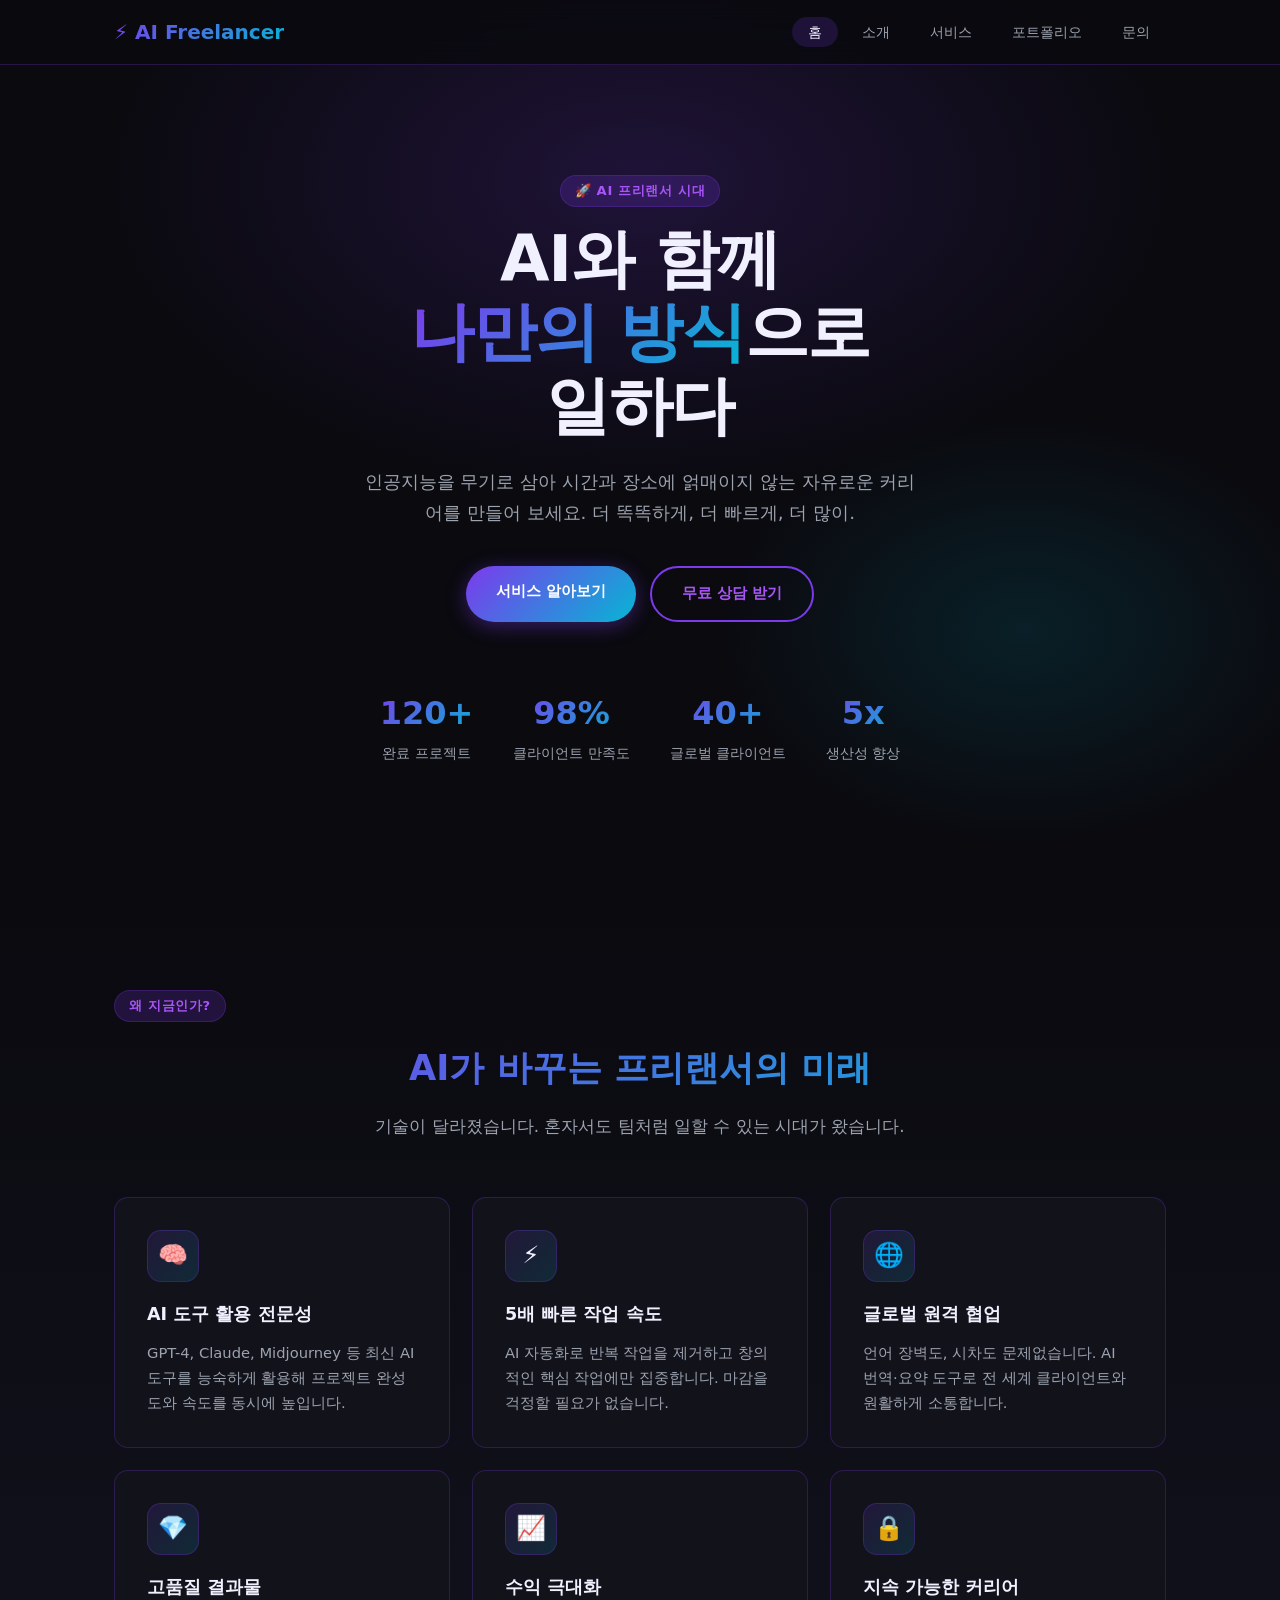
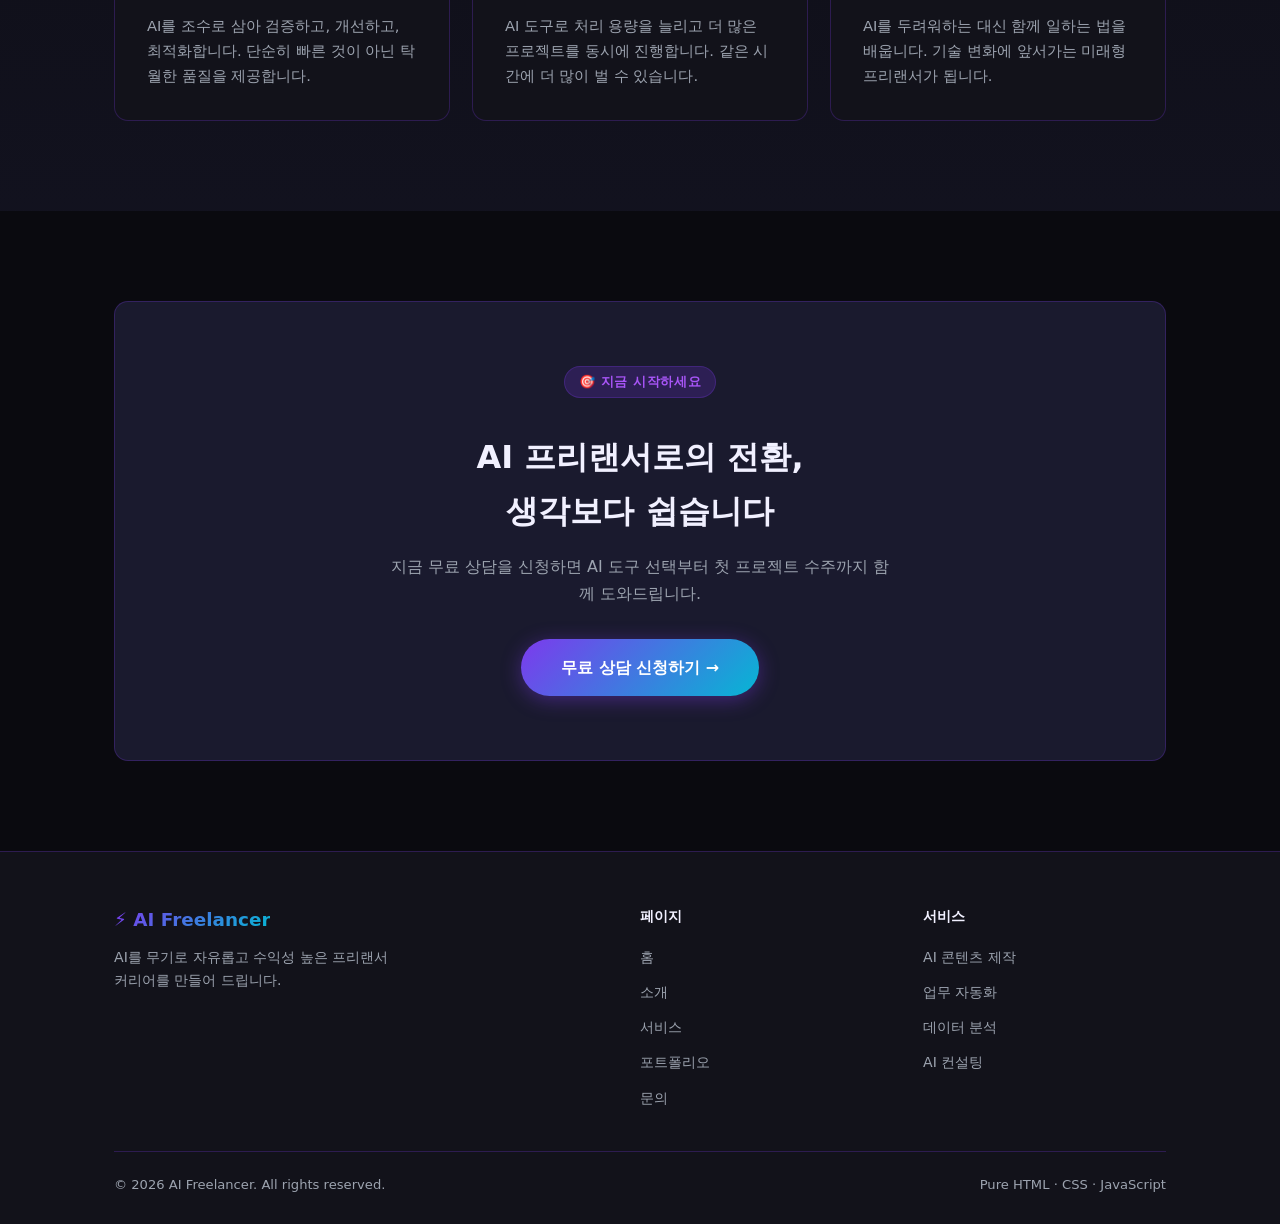
<file: ai-freelancer/index.html>
<!DOCTYPE html>
<html lang="ko">
<head>
  <meta charset="UTF-8">
  <meta name="viewport" content="width=device-width, initial-scale=1.0">
  <title>AI Freelancer — 홈</title>
  <link rel="stylesheet" href="css/style.css">
</head>
<body>

<nav>
  <div class="nav-inner">
    <a href="index.html" class="nav-logo">⚡ AI Freelancer</a>
    <ul class="nav-links">
      <li><a href="index.html">홈</a></li>
      <li><a href="about.html">소개</a></li>
      <li><a href="services.html">서비스</a></li>
      <li><a href="portfolio.html">포트폴리오</a></li>
      <li><a href="contact.html">문의</a></li>
    </ul>
    <div class="hamburger" aria-label="메뉴">
      <span></span><span></span><span></span>
    </div>
  </div>
</nav>

<!-- 히어로 -->
<section class="hero">
  <div class="hero-content">
    <span class="badge">🚀 AI 프리랜서 시대</span>
    <h1>AI와 함께<br><span>나만의 방식</span>으로<br>일하다</h1>
    <p>인공지능을 무기로 삼아 시간과 장소에 얽매이지 않는 자유로운 커리어를 만들어 보세요. 더 똑똑하게, 더 빠르게, 더 많이.</p>
    <div class="hero-btns">
      <a href="services.html" class="btn btn-primary">서비스 알아보기</a>
      <a href="contact.html" class="btn btn-outline">무료 상담 받기</a>
    </div>
    <div class="hero-stats">
      <div class="stat-item">
        <div class="stat-num" data-target="120" data-suffix="+">0+</div>
        <div class="stat-label">완료 프로젝트</div>
      </div>
      <div class="stat-item">
        <div class="stat-num" data-target="98" data-suffix="%">0%</div>
        <div class="stat-label">클라이언트 만족도</div>
      </div>
      <div class="stat-item">
        <div class="stat-num" data-target="40" data-suffix="+">0+</div>
        <div class="stat-label">글로벌 클라이언트</div>
      </div>
      <div class="stat-item">
        <div class="stat-num" data-target="5" data-suffix="x">0x</div>
        <div class="stat-label">생산성 향상</div>
      </div>
    </div>
  </div>
</section>

<!-- 왜 AI 프리랜서인가 -->
<section class="section" style="background: linear-gradient(180deg, var(--bg-dark) 0%, rgba(26,26,46,0.5) 100%);">
  <div class="container">
    <span class="badge fade-in">왜 지금인가?</span>
    <h2 class="section-title fade-in">AI가 바꾸는 프리랜서의 미래</h2>
    <p class="section-sub fade-in">기술이 달라졌습니다. 혼자서도 팀처럼 일할 수 있는 시대가 왔습니다.</p>
    <div class="features-grid">
      <div class="card feature-card fade-in">
        <div class="feature-icon">🧠</div>
        <h3>AI 도구 활용 전문성</h3>
        <p>GPT-4, Claude, Midjourney 등 최신 AI 도구를 능숙하게 활용해 프로젝트 완성도와 속도를 동시에 높입니다.</p>
      </div>
      <div class="card feature-card fade-in">
        <div class="feature-icon">⚡</div>
        <h3>5배 빠른 작업 속도</h3>
        <p>AI 자동화로 반복 작업을 제거하고 창의적인 핵심 작업에만 집중합니다. 마감을 걱정할 필요가 없습니다.</p>
      </div>
      <div class="card feature-card fade-in">
        <div class="feature-icon">🌐</div>
        <h3>글로벌 원격 협업</h3>
        <p>언어 장벽도, 시차도 문제없습니다. AI 번역·요약 도구로 전 세계 클라이언트와 원활하게 소통합니다.</p>
      </div>
      <div class="card feature-card fade-in">
        <div class="feature-icon">💎</div>
        <h3>고품질 결과물</h3>
        <p>AI를 조수로 삼아 검증하고, 개선하고, 최적화합니다. 단순히 빠른 것이 아닌 탁월한 품질을 제공합니다.</p>
      </div>
      <div class="card feature-card fade-in">
        <div class="feature-icon">📈</div>
        <h3>수익 극대화</h3>
        <p>AI 도구로 처리 용량을 늘리고 더 많은 프로젝트를 동시에 진행합니다. 같은 시간에 더 많이 벌 수 있습니다.</p>
      </div>
      <div class="card feature-card fade-in">
        <div class="feature-icon">🔒</div>
        <h3>지속 가능한 커리어</h3>
        <p>AI를 두려워하는 대신 함께 일하는 법을 배웁니다. 기술 변화에 앞서가는 미래형 프리랜서가 됩니다.</p>
      </div>
    </div>
  </div>
</section>

<!-- CTA 배너 -->
<section class="section">
  <div class="container">
    <div class="card fade-in" style="text-align:center; padding: 64px 32px; background: var(--bg-card2); border: 1px solid var(--border);">
      <span class="badge">🎯 지금 시작하세요</span>
      <h2 style="font-size:2rem; font-weight:800; margin:16px 0 14px;">AI 프리랜서로의 전환,<br>생각보다 쉽습니다</h2>
      <p style="color:var(--text-muted); margin-bottom:32px; max-width:500px; margin-left:auto; margin-right:auto; font-size:1rem;">지금 무료 상담을 신청하면 AI 도구 선택부터 첫 프로젝트 수주까지 함께 도와드립니다.</p>
      <a href="contact.html" class="btn btn-primary" style="font-size:1rem; padding:15px 40px;">무료 상담 신청하기 →</a>
    </div>
  </div>
</section>

<!-- 푸터 -->
<footer>
  <div class="container">
    <div class="footer-inner">
      <div class="footer-brand">
        <a href="index.html" class="nav-logo" style="font-size:1.15rem;">⚡ AI Freelancer</a>
        <p>AI를 무기로 자유롭고 수익성 높은 프리랜서 커리어를 만들어 드립니다.</p>
      </div>
      <div class="footer-col">
        <h4>페이지</h4>
        <ul>
          <li><a href="index.html">홈</a></li>
          <li><a href="about.html">소개</a></li>
          <li><a href="services.html">서비스</a></li>
          <li><a href="portfolio.html">포트폴리오</a></li>
          <li><a href="contact.html">문의</a></li>
        </ul>
      </div>
      <div class="footer-col">
        <h4>서비스</h4>
        <ul>
          <li><a href="services.html">AI 콘텐츠 제작</a></li>
          <li><a href="services.html">업무 자동화</a></li>
          <li><a href="services.html">데이터 분석</a></li>
          <li><a href="services.html">AI 컨설팅</a></li>
        </ul>
      </div>
    </div>
    <div class="footer-bottom">
      <p>© 2026 AI Freelancer. All rights reserved.</p>
      <p style="color:var(--text-muted); font-size:0.82rem;">Pure HTML · CSS · JavaScript</p>
    </div>
  </div>
</footer>

<script src="js/main.js"></script>
</body>
</html>
</file>
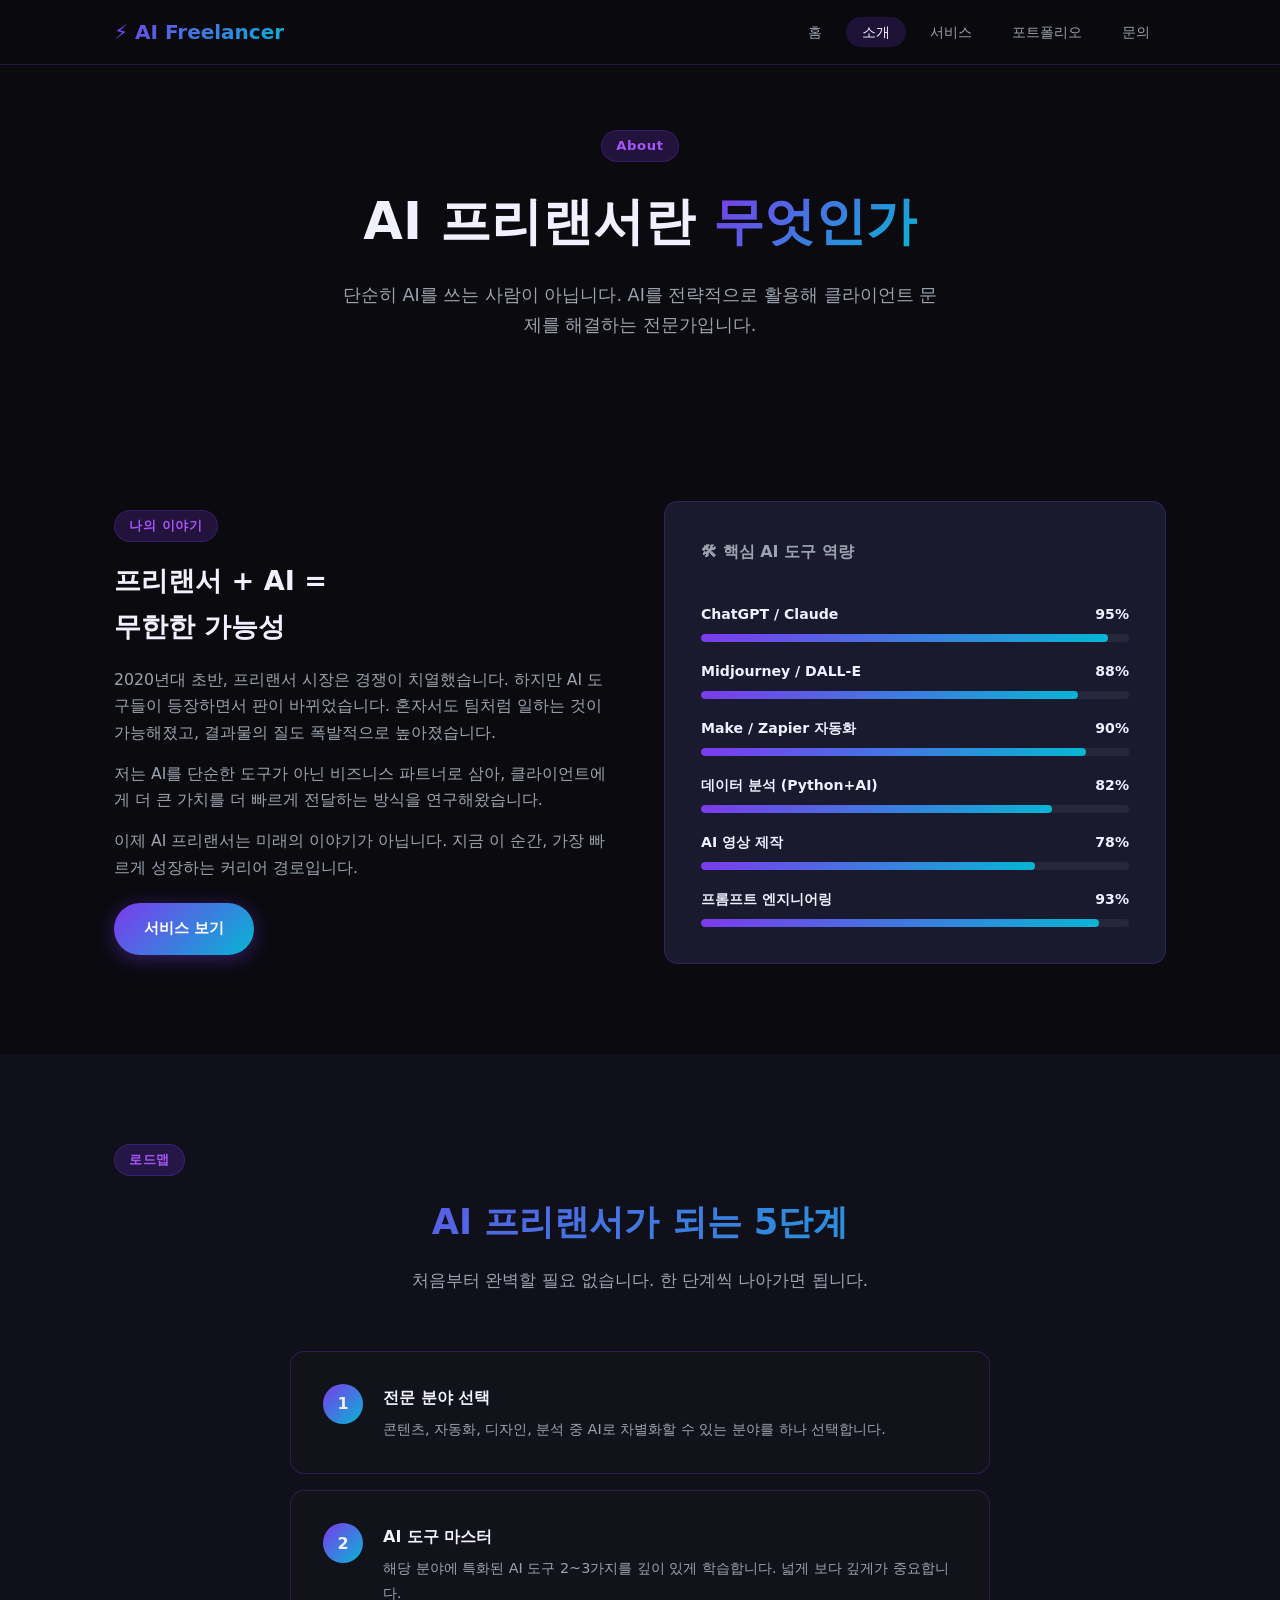
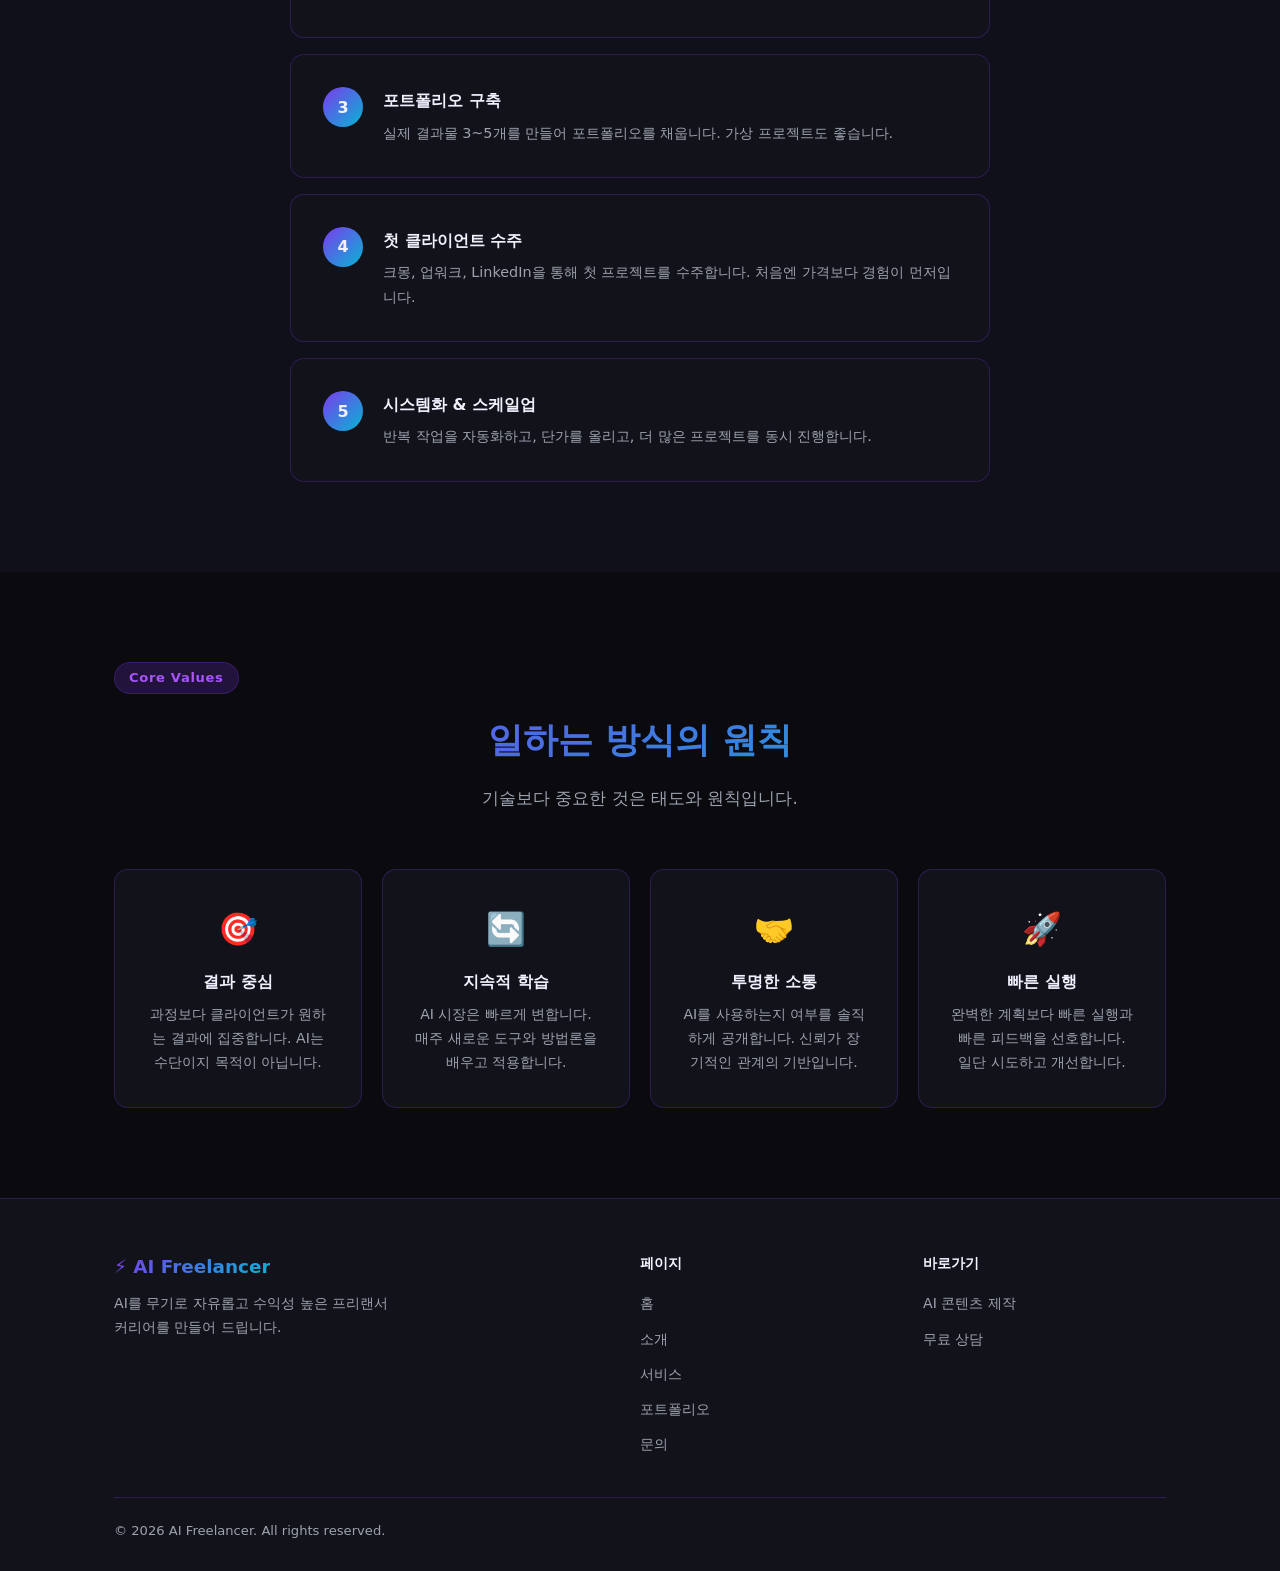
<file: ai-freelancer/about.html>
<!DOCTYPE html>
<html lang="ko">
<head>
  <meta charset="UTF-8">
  <meta name="viewport" content="width=device-width, initial-scale=1.0">
  <title>AI Freelancer — 소개</title>
  <link rel="stylesheet" href="css/style.css">
</head>
<body>

<nav>
  <div class="nav-inner">
    <a href="index.html" class="nav-logo">⚡ AI Freelancer</a>
    <ul class="nav-links">
      <li><a href="index.html">홈</a></li>
      <li><a href="about.html">소개</a></li>
      <li><a href="services.html">서비스</a></li>
      <li><a href="portfolio.html">포트폴리오</a></li>
      <li><a href="contact.html">문의</a></li>
    </ul>
    <div class="hamburger"><span></span><span></span><span></span></div>
  </div>
</nav>

<!-- 히어로 -->
<section class="about-hero">
  <div class="container">
    <span class="badge fade-in">About</span>
    <h1 class="fade-in">AI 프리랜서란 <span style="background:var(--gradient);-webkit-background-clip:text;-webkit-text-fill-color:transparent;background-clip:text;">무엇인가</span></h1>
    <p class="fade-in">단순히 AI를 쓰는 사람이 아닙니다. AI를 전략적으로 활용해 클라이언트 문제를 해결하는 전문가입니다.</p>
  </div>
</section>

<!-- 스토리 + 스킬바 -->
<section class="section">
  <div class="container">
    <div class="about-story">
      <div class="about-story-text fade-in">
        <span class="badge">나의 이야기</span>
        <h2>프리랜서 + AI =<br>무한한 가능성</h2>
        <p>2020년대 초반, 프리랜서 시장은 경쟁이 치열했습니다. 하지만 AI 도구들이 등장하면서 판이 바뀌었습니다. 혼자서도 팀처럼 일하는 것이 가능해졌고, 결과물의 질도 폭발적으로 높아졌습니다.</p>
        <p>저는 AI를 단순한 도구가 아닌 비즈니스 파트너로 삼아, 클라이언트에게 더 큰 가치를 더 빠르게 전달하는 방식을 연구해왔습니다.</p>
        <p>이제 AI 프리랜서는 미래의 이야기가 아닙니다. 지금 이 순간, 가장 빠르게 성장하는 커리어 경로입니다.</p>
        <a href="services.html" class="btn btn-primary" style="margin-top:8px;">서비스 보기</a>
      </div>
      <div class="about-visual fade-in">
        <h3 style="font-size:1rem; font-weight:700; margin-bottom:20px; color:var(--text-muted);">🛠 핵심 AI 도구 역량</h3>
        <div class="skill-row">
          <div class="skill-row-label"><span>ChatGPT / Claude</span><span>95%</span></div>
          <div class="skill-bar-bg"><div class="skill-bar" data-width="95%"></div></div>
        </div>
        <div class="skill-row">
          <div class="skill-row-label"><span>Midjourney / DALL-E</span><span>88%</span></div>
          <div class="skill-bar-bg"><div class="skill-bar" data-width="88%"></div></div>
        </div>
        <div class="skill-row">
          <div class="skill-row-label"><span>Make / Zapier 자동화</span><span>90%</span></div>
          <div class="skill-bar-bg"><div class="skill-bar" data-width="90%"></div></div>
        </div>
        <div class="skill-row">
          <div class="skill-row-label"><span>데이터 분석 (Python+AI)</span><span>82%</span></div>
          <div class="skill-bar-bg"><div class="skill-bar" data-width="82%"></div></div>
        </div>
        <div class="skill-row">
          <div class="skill-row-label"><span>AI 영상 제작</span><span>78%</span></div>
          <div class="skill-bar-bg"><div class="skill-bar" data-width="78%"></div></div>
        </div>
        <div class="skill-row">
          <div class="skill-row-label"><span>프롬프트 엔지니어링</span><span>93%</span></div>
          <div class="skill-bar-bg"><div class="skill-bar" data-width="93%"></div></div>
        </div>
      </div>
    </div>
  </div>
</section>

<!-- AI 프리랜서가 되는 법 -->
<section class="section" style="background: rgba(26,26,46,0.4);">
  <div class="container">
    <span class="badge fade-in">로드맵</span>
    <h2 class="section-title fade-in">AI 프리랜서가 되는 5단계</h2>
    <p class="section-sub fade-in">처음부터 완벽할 필요 없습니다. 한 단계씩 나아가면 됩니다.</p>
    <div style="display:flex; flex-direction:column; gap:16px; max-width:700px; margin:0 auto;">
      <div class="card fade-in" style="display:flex; gap:20px; align-items:flex-start;">
        <div style="width:40px;height:40px;border-radius:50%;background:var(--gradient);display:flex;align-items:center;justify-content:center;font-weight:800;flex-shrink:0;">1</div>
        <div>
          <h3 style="font-size:1rem; font-weight:700; margin-bottom:6px;">전문 분야 선택</h3>
          <p style="color:var(--text-muted); font-size:0.9rem;">콘텐츠, 자동화, 디자인, 분석 중 AI로 차별화할 수 있는 분야를 하나 선택합니다.</p>
        </div>
      </div>
      <div class="card fade-in" style="display:flex; gap:20px; align-items:flex-start;">
        <div style="width:40px;height:40px;border-radius:50%;background:var(--gradient);display:flex;align-items:center;justify-content:center;font-weight:800;flex-shrink:0;">2</div>
        <div>
          <h3 style="font-size:1rem; font-weight:700; margin-bottom:6px;">AI 도구 마스터</h3>
          <p style="color:var(--text-muted); font-size:0.9rem;">해당 분야에 특화된 AI 도구 2~3가지를 깊이 있게 학습합니다. 넓게 보다 깊게가 중요합니다.</p>
        </div>
      </div>
      <div class="card fade-in" style="display:flex; gap:20px; align-items:flex-start;">
        <div style="width:40px;height:40px;border-radius:50%;background:var(--gradient);display:flex;align-items:center;justify-content:center;font-weight:800;flex-shrink:0;">3</div>
        <div>
          <h3 style="font-size:1rem; font-weight:700; margin-bottom:6px;">포트폴리오 구축</h3>
          <p style="color:var(--text-muted); font-size:0.9rem;">실제 결과물 3~5개를 만들어 포트폴리오를 채웁니다. 가상 프로젝트도 좋습니다.</p>
        </div>
      </div>
      <div class="card fade-in" style="display:flex; gap:20px; align-items:flex-start;">
        <div style="width:40px;height:40px;border-radius:50%;background:var(--gradient);display:flex;align-items:center;justify-content:center;font-weight:800;flex-shrink:0;">4</div>
        <div>
          <h3 style="font-size:1rem; font-weight:700; margin-bottom:6px;">첫 클라이언트 수주</h3>
          <p style="color:var(--text-muted); font-size:0.9rem;">크몽, 업워크, LinkedIn을 통해 첫 프로젝트를 수주합니다. 처음엔 가격보다 경험이 먼저입니다.</p>
        </div>
      </div>
      <div class="card fade-in" style="display:flex; gap:20px; align-items:flex-start;">
        <div style="width:40px;height:40px;border-radius:50%;background:var(--gradient);display:flex;align-items:center;justify-content:center;font-weight:800;flex-shrink:0;">5</div>
        <div>
          <h3 style="font-size:1rem; font-weight:700; margin-bottom:6px;">시스템화 & 스케일업</h3>
          <p style="color:var(--text-muted); font-size:0.9rem;">반복 작업을 자동화하고, 단가를 올리고, 더 많은 프로젝트를 동시 진행합니다.</p>
        </div>
      </div>
    </div>
  </div>
</section>

<!-- 핵심 가치 -->
<section class="section">
  <div class="container">
    <span class="badge fade-in">Core Values</span>
    <h2 class="section-title fade-in">일하는 방식의 원칙</h2>
    <p class="section-sub fade-in">기술보다 중요한 것은 태도와 원칙입니다.</p>
    <div class="values-grid">
      <div class="card value-card fade-in">
        <div class="icon">🎯</div>
        <h3>결과 중심</h3>
        <p style="color:var(--text-muted); font-size:0.88rem;">과정보다 클라이언트가 원하는 결과에 집중합니다. AI는 수단이지 목적이 아닙니다.</p>
      </div>
      <div class="card value-card fade-in">
        <div class="icon">🔄</div>
        <h3>지속적 학습</h3>
        <p style="color:var(--text-muted); font-size:0.88rem;">AI 시장은 빠르게 변합니다. 매주 새로운 도구와 방법론을 배우고 적용합니다.</p>
      </div>
      <div class="card value-card fade-in">
        <div class="icon">🤝</div>
        <h3>투명한 소통</h3>
        <p style="color:var(--text-muted); font-size:0.88rem;">AI를 사용하는지 여부를 솔직하게 공개합니다. 신뢰가 장기적인 관계의 기반입니다.</p>
      </div>
      <div class="card value-card fade-in">
        <div class="icon">🚀</div>
        <h3>빠른 실행</h3>
        <p style="color:var(--text-muted); font-size:0.88rem;">완벽한 계획보다 빠른 실행과 빠른 피드백을 선호합니다. 일단 시도하고 개선합니다.</p>
      </div>
    </div>
  </div>
</section>

<footer>
  <div class="container">
    <div class="footer-inner">
      <div class="footer-brand">
        <a href="index.html" class="nav-logo" style="font-size:1.15rem;">⚡ AI Freelancer</a>
        <p>AI를 무기로 자유롭고 수익성 높은 프리랜서 커리어를 만들어 드립니다.</p>
      </div>
      <div class="footer-col">
        <h4>페이지</h4>
        <ul>
          <li><a href="index.html">홈</a></li>
          <li><a href="about.html">소개</a></li>
          <li><a href="services.html">서비스</a></li>
          <li><a href="portfolio.html">포트폴리오</a></li>
          <li><a href="contact.html">문의</a></li>
        </ul>
      </div>
      <div class="footer-col">
        <h4>바로가기</h4>
        <ul>
          <li><a href="services.html">AI 콘텐츠 제작</a></li>
          <li><a href="contact.html">무료 상담</a></li>
        </ul>
      </div>
    </div>
    <div class="footer-bottom">
      <p>© 2026 AI Freelancer. All rights reserved.</p>
    </div>
  </div>
</footer>

<script src="js/main.js"></script>
</body>
</html>
</file>
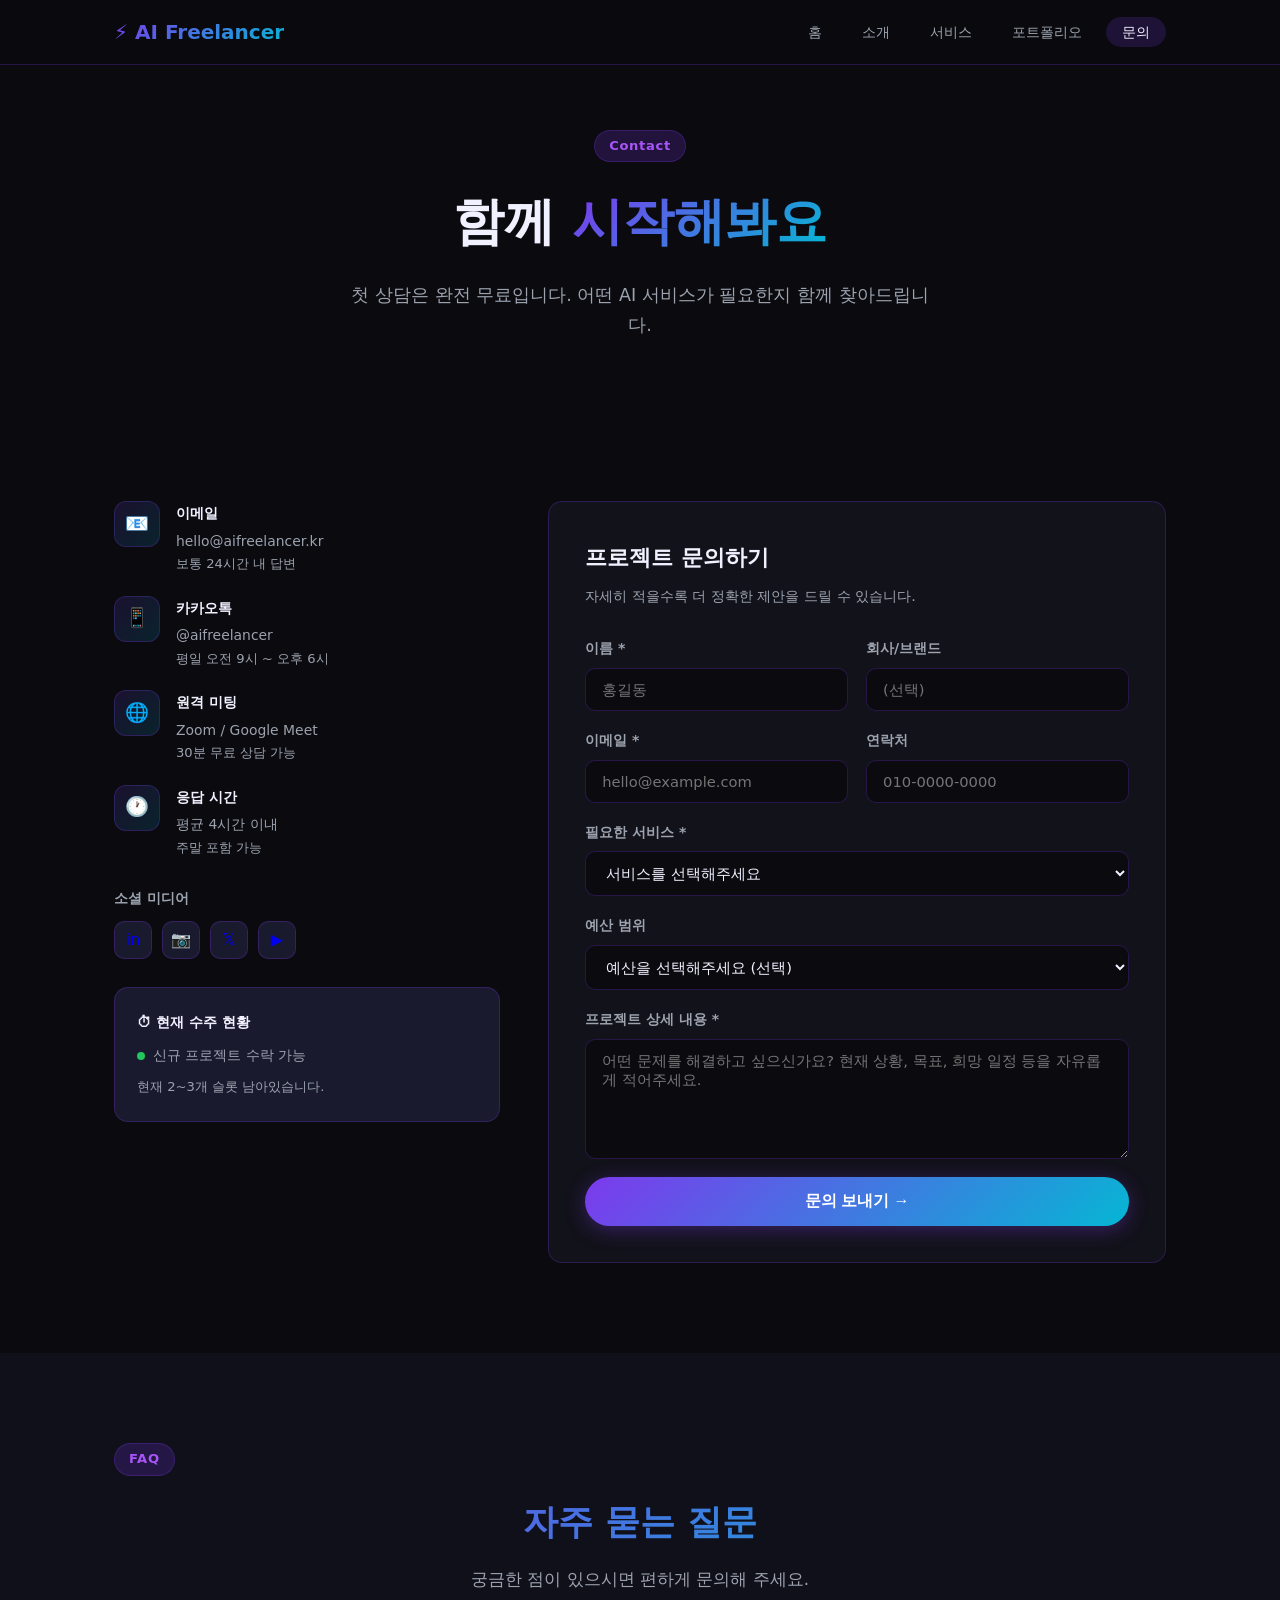
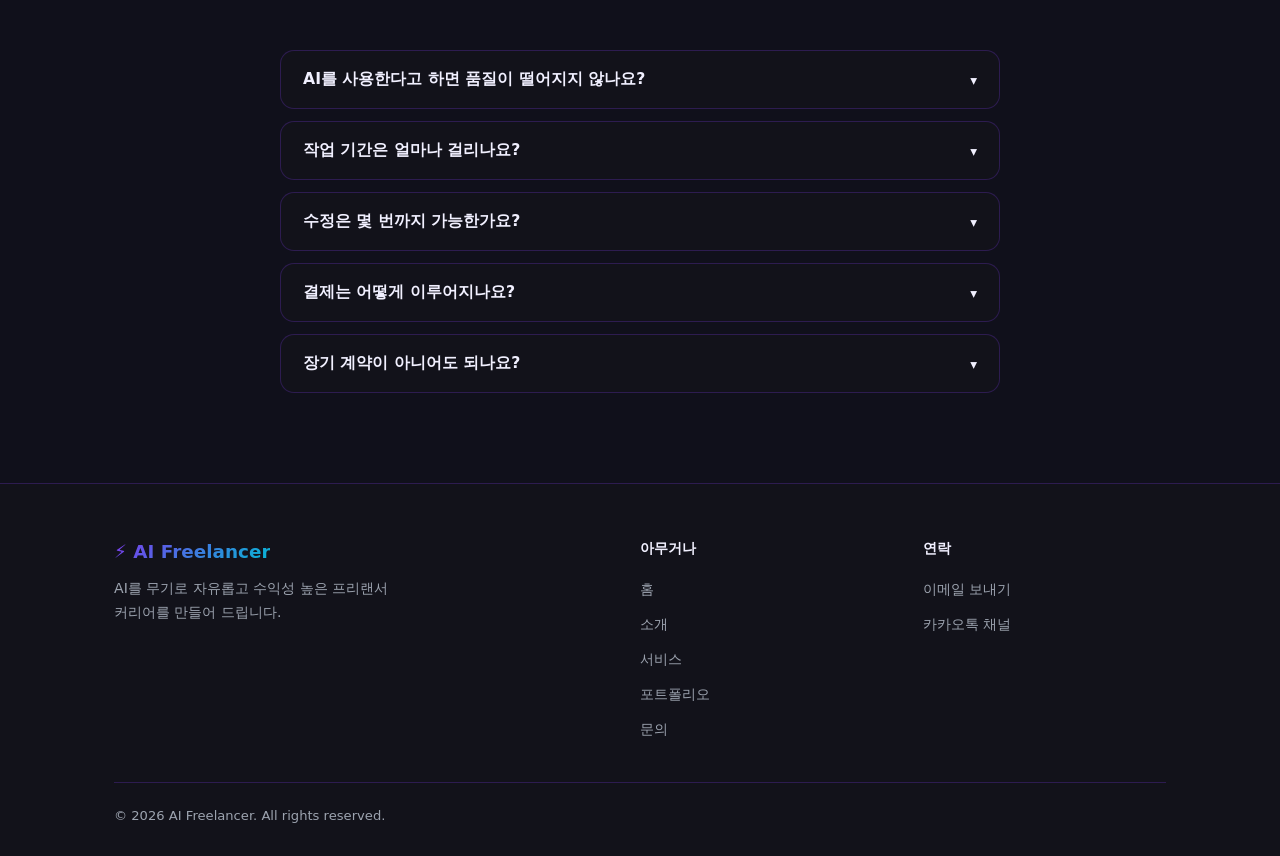
<file: ai-freelancer/contact.html>
<!DOCTYPE html>
<html lang="ko">
<head>
  <meta charset="UTF-8">
  <meta name="viewport" content="width=device-width, initial-scale=1.0">
  <title>AI Freelancer — 문의</title>
  <link rel="stylesheet" href="css/style.css">
</head>
<body>

<nav>
  <div class="nav-inner">
    <a href="index.html" class="nav-logo">⚡ AI Freelancer</a>
    <ul class="nav-links">
      <li><a href="index.html">홈</a></li>
      <li><a href="about.html">소개</a></li>
      <li><a href="services.html">서비스</a></li>
      <li><a href="portfolio.html">포트폴리오</a></li>
      <li><a href="contact.html">문의</a></li>
    </ul>
    <div class="hamburger"><span></span><span></span><span></span></div>
  </div>
</nav>

<!-- 히어로 -->
<section class="contact-hero">
  <div class="container">
    <span class="badge fade-in">Contact</span>
    <h1 class="fade-in">함께 <span style="background:var(--gradient);-webkit-background-clip:text;-webkit-text-fill-color:transparent;background-clip:text;">시작해봐요</span></h1>
    <p class="fade-in">첫 상담은 완전 무료입니다. 어떤 AI 서비스가 필요한지 함께 찾아드립니다.</p>
  </div>
</section>

<!-- 연락처 + 폼 -->
<section class="section">
  <div class="container">
    <div class="contact-layout">

      <!-- 왼쪽: 연락처 정보 -->
      <div class="contact-info fade-in">
        <div class="info-card">
          <div class="info-icon">📧</div>
          <div>
            <h4>이메일</h4>
            <p>hello@aifreelancer.kr</p>
            <p style="font-size:0.82rem; color:var(--text-muted);">보통 24시간 내 답변</p>
          </div>
        </div>
        <div class="info-card">
          <div class="info-icon">📱</div>
          <div>
            <h4>카카오톡</h4>
            <p>@aifreelancer</p>
            <p style="font-size:0.82rem; color:var(--text-muted);">평일 오전 9시 ~ 오후 6시</p>
          </div>
        </div>
        <div class="info-card">
          <div class="info-icon">🌐</div>
          <div>
            <h4>원격 미팅</h4>
            <p>Zoom / Google Meet</p>
            <p style="font-size:0.82rem; color:var(--text-muted);">30분 무료 상담 가능</p>
          </div>
        </div>
        <div class="info-card">
          <div class="info-icon">🕐</div>
          <div>
            <h4>응답 시간</h4>
            <p>평균 4시간 이내</p>
            <p style="font-size:0.82rem; color:var(--text-muted);">주말 포함 가능</p>
          </div>
        </div>

        <div style="margin-top:8px;">
          <p style="font-size:0.88rem; font-weight:600; margin-bottom:10px; color:var(--text-muted);">소셜 미디어</p>
          <div class="social-links">
            <a href="#" class="social-link" title="LinkedIn">in</a>
            <a href="#" class="social-link" title="Instagram">📷</a>
            <a href="#" class="social-link" title="X/Twitter">𝕏</a>
            <a href="#" class="social-link" title="YouTube">▶</a>
          </div>
        </div>

        <div class="card fade-in" style="margin-top:8px; padding:22px; background:var(--bg-card2);">
          <h4 style="font-size:0.9rem; margin-bottom:10px;">⏱ 현재 수주 현황</h4>
          <div style="display:flex; align-items:center; gap:8px; margin-bottom:8px;">
            <div style="width:8px;height:8px;border-radius:50%;background:#22c55e;animation:pulse 2s infinite;"></div>
            <span style="font-size:0.88rem; color:var(--text-muted);">신규 프로젝트 수락 가능</span>
          </div>
          <p style="font-size:0.82rem; color:var(--text-muted);">현재 2~3개 슬롯 남아있습니다.</p>
        </div>
      </div>

      <!-- 오른쪽: 문의 폼 -->
      <div class="contact-form fade-in">
        <h2 style="font-size:1.4rem; font-weight:800; margin-bottom:8px;">프로젝트 문의하기</h2>
        <p style="color:var(--text-muted); font-size:0.9rem; margin-bottom:28px;">자세히 적을수록 더 정확한 제안을 드릴 수 있습니다.</p>

        <form id="contactForm">
          <div class="form-row">
            <div class="form-group">
              <label for="name">이름 *</label>
              <input type="text" id="name" placeholder="홍길동" required>
            </div>
            <div class="form-group">
              <label for="company">회사/브랜드</label>
              <input type="text" id="company" placeholder="(선택)">
            </div>
          </div>
          <div class="form-row">
            <div class="form-group">
              <label for="email">이메일 *</label>
              <input type="email" id="email" placeholder="hello@example.com" required>
            </div>
            <div class="form-group">
              <label for="phone">연락처</label>
              <input type="tel" id="phone" placeholder="010-0000-0000">
            </div>
          </div>
          <div class="form-group">
            <label for="service">필요한 서비스 *</label>
            <select id="service" required>
              <option value="" disabled selected>서비스를 선택해주세요</option>
              <option value="content">AI 콘텐츠 제작</option>
              <option value="automation">업무 자동화 구축</option>
              <option value="design">AI 비주얼 디자인</option>
              <option value="analysis">데이터 분석</option>
              <option value="consulting">AI 전략 컨설팅</option>
              <option value="package">올인원 패키지</option>
              <option value="other">기타 (직접 작성)</option>
            </select>
          </div>
          <div class="form-group">
            <label for="budget">예산 범위</label>
            <select id="budget">
              <option value="" disabled selected>예산을 선택해주세요 (선택)</option>
              <option value="under50">50만원 이하</option>
              <option value="50-100">50~100만원</option>
              <option value="100-300">100~300만원</option>
              <option value="300-500">300~500만원</option>
              <option value="over500">500만원 이상</option>
            </select>
          </div>
          <div class="form-group">
            <label for="message">프로젝트 상세 내용 *</label>
            <textarea id="message" placeholder="어떤 문제를 해결하고 싶으신가요? 현재 상황, 목표, 희망 일정 등을 자유롭게 적어주세요." required></textarea>
          </div>
          <button type="submit" class="form-submit">문의 보내기 →</button>
        </form>

        <div class="success-msg" id="successMsg">
          ✅ 문의가 성공적으로 접수되었습니다!<br>
          <span style="font-size:0.9rem; font-weight:400; margin-top:6px; display:block; color:var(--text-muted);">24시간 내 이메일로 답변드리겠습니다. 감사합니다!</span>
        </div>
      </div>

    </div>
  </div>
</section>

<!-- FAQ -->
<section class="section" style="background: rgba(26,26,46,0.4);">
  <div class="container">
    <span class="badge fade-in">FAQ</span>
    <h2 class="section-title fade-in">자주 묻는 질문</h2>
    <p class="section-sub fade-in">궁금한 점이 있으시면 편하게 문의해 주세요.</p>
    <div class="faq-list">

      <div class="faq-item fade-in">
        <button class="faq-q">AI를 사용한다고 하면 품질이 떨어지지 않나요? <span class="arrow">▾</span></button>
        <div class="faq-a">AI는 초안을 만들고 아이디어를 확장하는 데 사용하며, 전문가의 검토와 수정을 거쳐 납품합니다. 오히려 더 많은 시간을 품질 개선에 쓸 수 있어 결과물 수준이 높아집니다. 모든 결과물은 사람이 책임집니다.</div>
      </div>

      <div class="faq-item fade-in">
        <button class="faq-q">작업 기간은 얼마나 걸리나요? <span class="arrow">▾</span></button>
        <div class="faq-a">프로젝트 규모에 따라 다르지만, 일반적으로 콘텐츠 1건 1~2일, 자동화 구축 3~7일, 데이터 분석 5~10일입니다. 긴급 처리도 가능하니 상담 시 말씀해 주세요.</div>
      </div>

      <div class="faq-item fade-in">
        <button class="faq-q">수정은 몇 번까지 가능한가요? <span class="arrow">▾</span></button>
        <div class="faq-a">기본적으로 2회 무료 수정이 포함됩니다. 방향이 크게 바뀌는 수정은 협의 후 진행합니다. 처음 상담에서 요구사항을 명확히 정리하면 수정 횟수가 줄어듭니다.</div>
      </div>

      <div class="faq-item fade-in">
        <button class="faq-q">결제는 어떻게 이루어지나요? <span class="arrow">▾</span></button>
        <div class="faq-a">계약금 50%를 선불로 받고, 최종 납품 후 나머지 50%를 받습니다. 월 단위 구독형 서비스는 매월 첫날 결제합니다. 계좌이체, 카드결제 모두 가능합니다.</div>
      </div>

      <div class="faq-item fade-in">
        <button class="faq-q">장기 계약이 아니어도 되나요? <span class="arrow">▾</span></button>
        <div class="faq-a">물론입니다. 단건 프로젝트부터 장기 파트너십까지 모두 가능합니다. 다만 지속적인 협력을 통해 브랜드를 깊이 이해할수록 결과물의 품질이 높아집니다.</div>
      </div>

    </div>
  </div>
</section>

<style>
@keyframes pulse {
  0%, 100% { opacity: 1; }
  50% { opacity: 0.4; }
}
</style>

<footer>
  <div class="container">
    <div class="footer-inner">
      <div class="footer-brand">
        <a href="index.html" class="nav-logo" style="font-size:1.15rem;">⚡ AI Freelancer</a>
        <p>AI를 무기로 자유롭고 수익성 높은 프리랜서 커리어를 만들어 드립니다.</p>
      </div>
      <div class="footer-col">
        <h4>아무거나</h4>
        <ul>
          <li><a href="index.html">홈</a></li>
          <li><a href="about.html">소개</a></li>
          <li><a href="services.html">서비스</a></li>
          <li><a href="portfolio.html">포트폴리오</a></li>
          <li><a href="contact.html">문의</a></li>
        </ul>
      </div>
      <div class="footer-col">
        <h4>연락</h4>
        <ul>
          <li><a href="mailto:hello@aifreelancer.kr">이메일 보내기</a></li>
          <li><a href="#">카카오톡 채널</a></li>
        </ul>
      </div>
    </div>
    <div class="footer-bottom">
      <p>© 2026 AI Freelancer. All rights reserved.</p>
    </div>
  </div>
</footer>

<script src="js/main.js"></script>
</body>
</html>
</file>
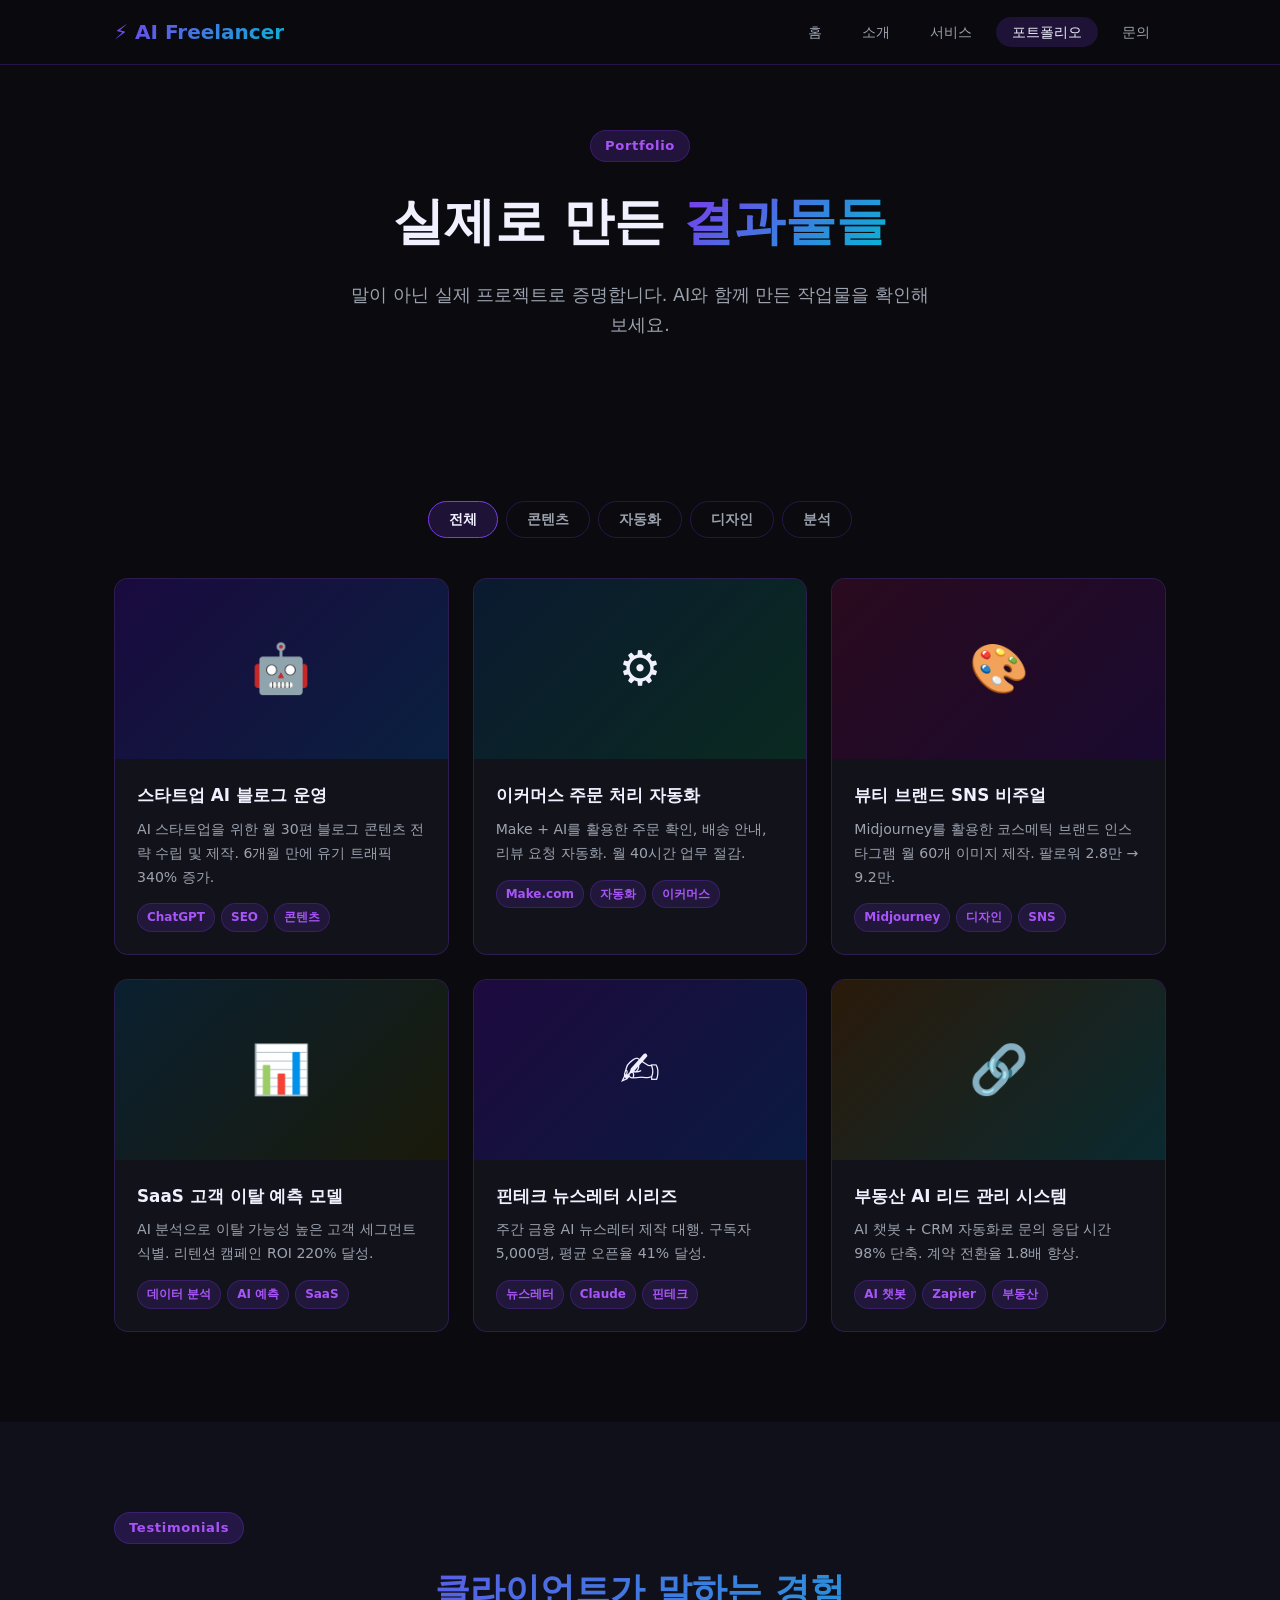
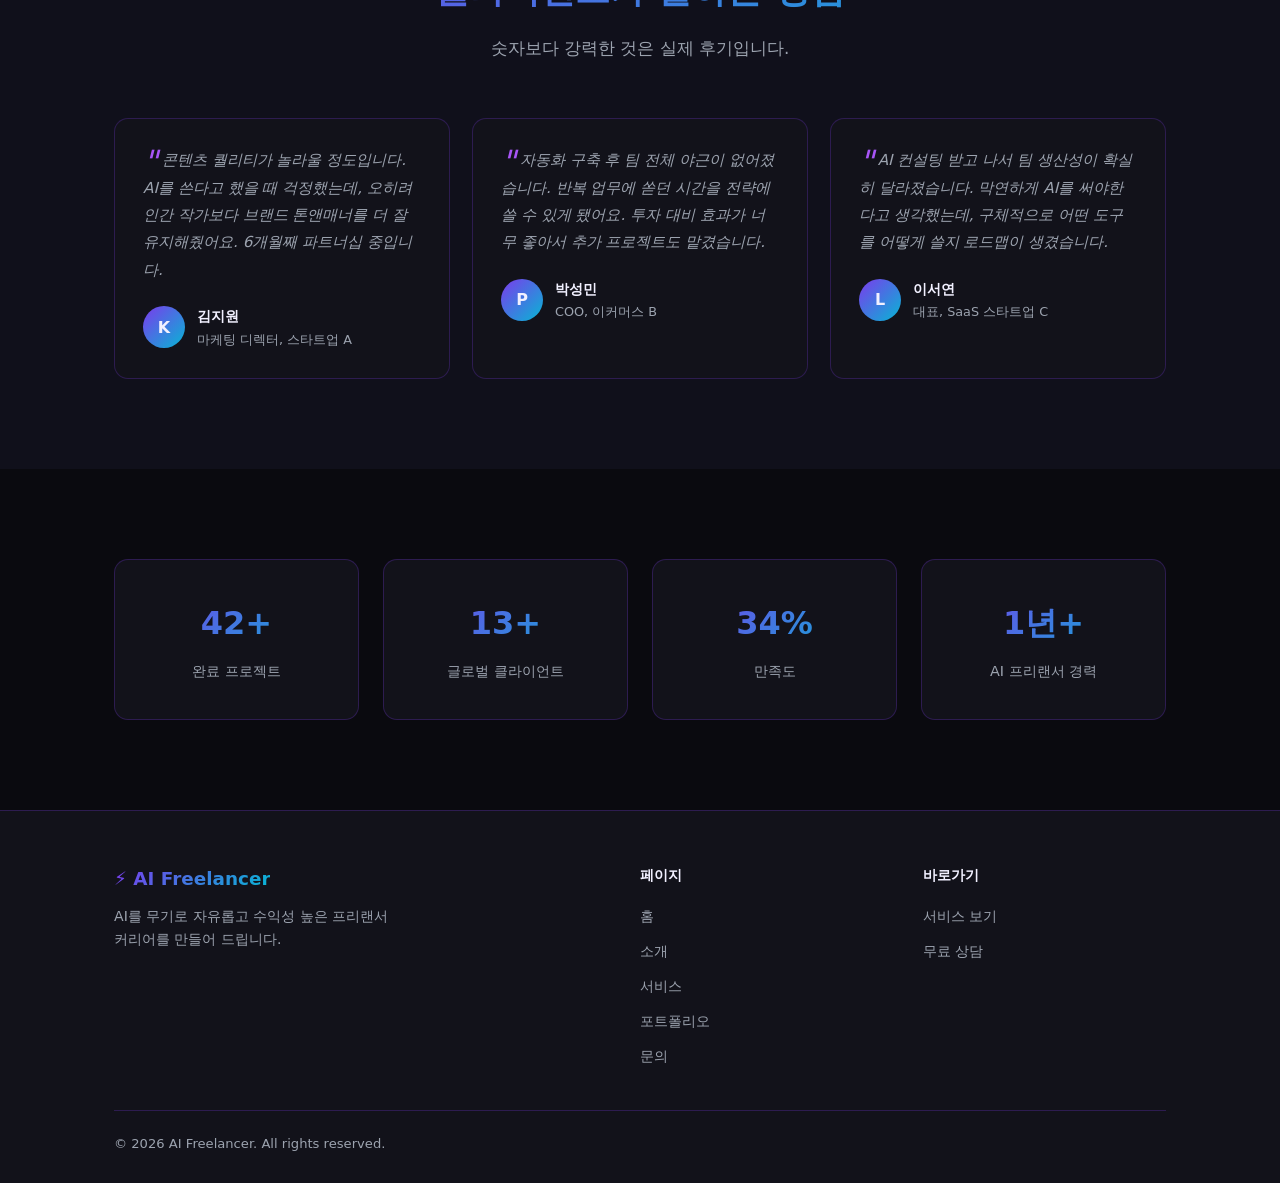
<file: ai-freelancer/portfolio.html>
<!DOCTYPE html>
<html lang="ko">
<head>
  <meta charset="UTF-8">
  <meta name="viewport" content="width=device-width, initial-scale=1.0">
  <title>AI Freelancer — 포트폴리오</title>
  <link rel="stylesheet" href="css/style.css">
</head>
<body>

<nav>
  <div class="nav-inner">
    <a href="index.html" class="nav-logo">⚡ AI Freelancer</a>
    <ul class="nav-links">
      <li><a href="index.html">홈</a></li>
      <li><a href="about.html">소개</a></li>
      <li><a href="services.html">서비스</a></li>
      <li><a href="portfolio.html">포트폴리오</a></li>
      <li><a href="contact.html">문의</a></li>
    </ul>
    <div class="hamburger"><span></span><span></span><span></span></div>
  </div>
</nav>

<!-- 히어로 -->
<section class="portfolio-hero">
  <div class="container">
    <span class="badge fade-in">Portfolio</span>
    <h1 class="fade-in">실제로 만든 <span style="background:var(--gradient);-webkit-background-clip:text;-webkit-text-fill-color:transparent;background-clip:text;">결과물들</span></h1>
    <p class="fade-in">말이 아닌 실제 프로젝트로 증명합니다. AI와 함께 만든 작업물을 확인해 보세요.</p>
  </div>
</section>

<!-- 필터 & 그리드 -->
<section class="section">
  <div class="container">
    <div class="filter-tabs fade-in">
      <button class="filter-btn active" data-filter="all">전체</button>
      <button class="filter-btn" data-filter="content">콘텐츠</button>
      <button class="filter-btn" data-filter="automation">자동화</button>
      <button class="filter-btn" data-filter="design">디자인</button>
      <button class="filter-btn" data-filter="analysis">분석</button>
    </div>

    <div class="portfolio-grid">

      <div class="portfolio-item fade-in" data-category="content">
        <div class="portfolio-thumb thumb-bg-1">🤖</div>
        <div class="portfolio-info">
          <h3>스타트업 AI 블로그 운영</h3>
          <p>AI 스타트업을 위한 월 30편 블로그 콘텐츠 전략 수립 및 제작. 6개월 만에 유기 트래픽 340% 증가.</p>
          <div class="portfolio-tags">
            <span class="ptag">ChatGPT</span>
            <span class="ptag">SEO</span>
            <span class="ptag">콘텐츠</span>
          </div>
        </div>
      </div>

      <div class="portfolio-item fade-in" data-category="automation">
        <div class="portfolio-thumb thumb-bg-2">⚙️</div>
        <div class="portfolio-info">
          <h3>이커머스 주문 처리 자동화</h3>
          <p>Make + AI를 활용한 주문 확인, 배송 안내, 리뷰 요청 자동화. 월 40시간 업무 절감.</p>
          <div class="portfolio-tags">
            <span class="ptag">Make.com</span>
            <span class="ptag">자동화</span>
            <span class="ptag">이커머스</span>
          </div>
        </div>
      </div>

      <div class="portfolio-item fade-in" data-category="design">
        <div class="portfolio-thumb thumb-bg-3">🎨</div>
        <div class="portfolio-info">
          <h3>뷰티 브랜드 SNS 비주얼</h3>
          <p>Midjourney를 활용한 코스메틱 브랜드 인스타그램 월 60개 이미지 제작. 팔로워 2.8만 → 9.2만.</p>
          <div class="portfolio-tags">
            <span class="ptag">Midjourney</span>
            <span class="ptag">디자인</span>
            <span class="ptag">SNS</span>
          </div>
        </div>
      </div>

      <div class="portfolio-item fade-in" data-category="analysis">
        <div class="portfolio-thumb thumb-bg-4">📊</div>
        <div class="portfolio-info">
          <h3>SaaS 고객 이탈 예측 모델</h3>
          <p>AI 분석으로 이탈 가능성 높은 고객 세그먼트 식별. 리텐션 캠페인 ROI 220% 달성.</p>
          <div class="portfolio-tags">
            <span class="ptag">데이터 분석</span>
            <span class="ptag">AI 예측</span>
            <span class="ptag">SaaS</span>
          </div>
        </div>
      </div>

      <div class="portfolio-item fade-in" data-category="content">
        <div class="portfolio-thumb thumb-bg-5">✍️</div>
        <div class="portfolio-info">
          <h3>핀테크 뉴스레터 시리즈</h3>
          <p>주간 금융 AI 뉴스레터 제작 대행. 구독자 5,000명, 평균 오픈율 41% 달성.</p>
          <div class="portfolio-tags">
            <span class="ptag">뉴스레터</span>
            <span class="ptag">Claude</span>
            <span class="ptag">핀테크</span>
          </div>
        </div>
      </div>

      <div class="portfolio-item fade-in" data-category="automation">
        <div class="portfolio-thumb thumb-bg-6">🔗</div>
        <div class="portfolio-info">
          <h3>부동산 AI 리드 관리 시스템</h3>
          <p>AI 챗봇 + CRM 자동화로 문의 응답 시간 98% 단축. 계약 전환율 1.8배 향상.</p>
          <div class="portfolio-tags">
            <span class="ptag">AI 챗봇</span>
            <span class="ptag">Zapier</span>
            <span class="ptag">부동산</span>
          </div>
        </div>
      </div>

    </div>
  </div>
</section>

<!-- 클라이언트 후기 -->
<section class="section" style="background: rgba(26,26,46,0.4);">
  <div class="container">
    <span class="badge fade-in">Testimonials</span>
    <h2 class="section-title fade-in">클라이언트가 말하는 경험</h2>
    <p class="section-sub fade-in">숫자보다 강력한 것은 실제 후기입니다.</p>
    <div class="testimonials-grid">

      <div class="card testimonial fade-in">
        <p class="testimonial-text">콘텐츠 퀄리티가 놀라울 정도입니다. AI를 쓴다고 했을 때 걱정했는데, 오히려 인간 작가보다 브랜드 톤앤매너를 더 잘 유지해줬어요. 6개월째 파트너십 중입니다.</p>
        <div class="testimonial-author">
          <div class="avatar">K</div>
          <div>
            <div class="author-name">김지원</div>
            <div class="author-title">마케팅 디렉터, 스타트업 A</div>
          </div>
        </div>
      </div>

      <div class="card testimonial fade-in">
        <p class="testimonial-text">자동화 구축 후 팀 전체 야근이 없어졌습니다. 반복 업무에 쏟던 시간을 전략에 쓸 수 있게 됐어요. 투자 대비 효과가 너무 좋아서 추가 프로젝트도 맡겼습니다.</p>
        <div class="testimonial-author">
          <div class="avatar">P</div>
          <div>
            <div class="author-name">박성민</div>
            <div class="author-title">COO, 이커머스 B</div>
          </div>
        </div>
      </div>

      <div class="card testimonial fade-in">
        <p class="testimonial-text">AI 컨설팅 받고 나서 팀 생산성이 확실히 달라졌습니다. 막연하게 AI를 써야한다고 생각했는데, 구체적으로 어떤 도구를 어떻게 쓸지 로드맵이 생겼습니다.</p>
        <div class="testimonial-author">
          <div class="avatar">L</div>
          <div>
            <div class="author-name">이서연</div>
            <div class="author-title">대표, SaaS 스타트업 C</div>
          </div>
        </div>
      </div>

    </div>
  </div>
</section>

<!-- 수치 성과 -->
<section class="section">
  <div class="container">
    <div style="display:grid; grid-template-columns: repeat(auto-fit, minmax(200px, 1fr)); gap:24px;">
      <div class="card fade-in" style="text-align:center; padding:36px 20px;">
        <div class="stat-num" data-target="120" data-suffix="+">0+</div>
        <div class="stat-label" style="color:var(--text-muted); font-size:0.9rem; margin-top:8px;">완료 프로젝트</div>
      </div>
      <div class="card fade-in" style="text-align:center; padding:36px 20px;">
        <div class="stat-num" data-target="40" data-suffix="+">0+</div>
        <div class="stat-label" style="color:var(--text-muted); font-size:0.9rem; margin-top:8px;">글로벌 클라이언트</div>
      </div>
      <div class="card fade-in" style="text-align:center; padding:36px 20px;">
        <div class="stat-num" data-target="98" data-suffix="%">0%</div>
        <div class="stat-label" style="color:var(--text-muted); font-size:0.9rem; margin-top:8px;">만족도</div>
      </div>
      <div class="card fade-in" style="text-align:center; padding:36px 20px;">
        <div class="stat-num" data-target="3" data-suffix="년+">0년+</div>
        <div class="stat-label" style="color:var(--text-muted); font-size:0.9rem; margin-top:8px;">AI 프리랜서 경력</div>
      </div>
    </div>
  </div>
</section>

<footer>
  <div class="container">
    <div class="footer-inner">
      <div class="footer-brand">
        <a href="index.html" class="nav-logo" style="font-size:1.15rem;">⚡ AI Freelancer</a>
        <p>AI를 무기로 자유롭고 수익성 높은 프리랜서 커리어를 만들어 드립니다.</p>
      </div>
      <div class="footer-col">
        <h4>페이지</h4>
        <ul>
          <li><a href="index.html">홈</a></li>
          <li><a href="about.html">소개</a></li>
          <li><a href="services.html">서비스</a></li>
          <li><a href="portfolio.html">포트폴리오</a></li>
          <li><a href="contact.html">문의</a></li>
        </ul>
      </div>
      <div class="footer-col">
        <h4>바로가기</h4>
        <ul>
          <li><a href="services.html">서비스 보기</a></li>
          <li><a href="contact.html">무료 상담</a></li>
        </ul>
      </div>
    </div>
    <div class="footer-bottom">
      <p>© 2026 AI Freelancer. All rights reserved.</p>
    </div>
  </div>
</footer>

<script src="js/main.js"></script>
</body>
</html>
</file>
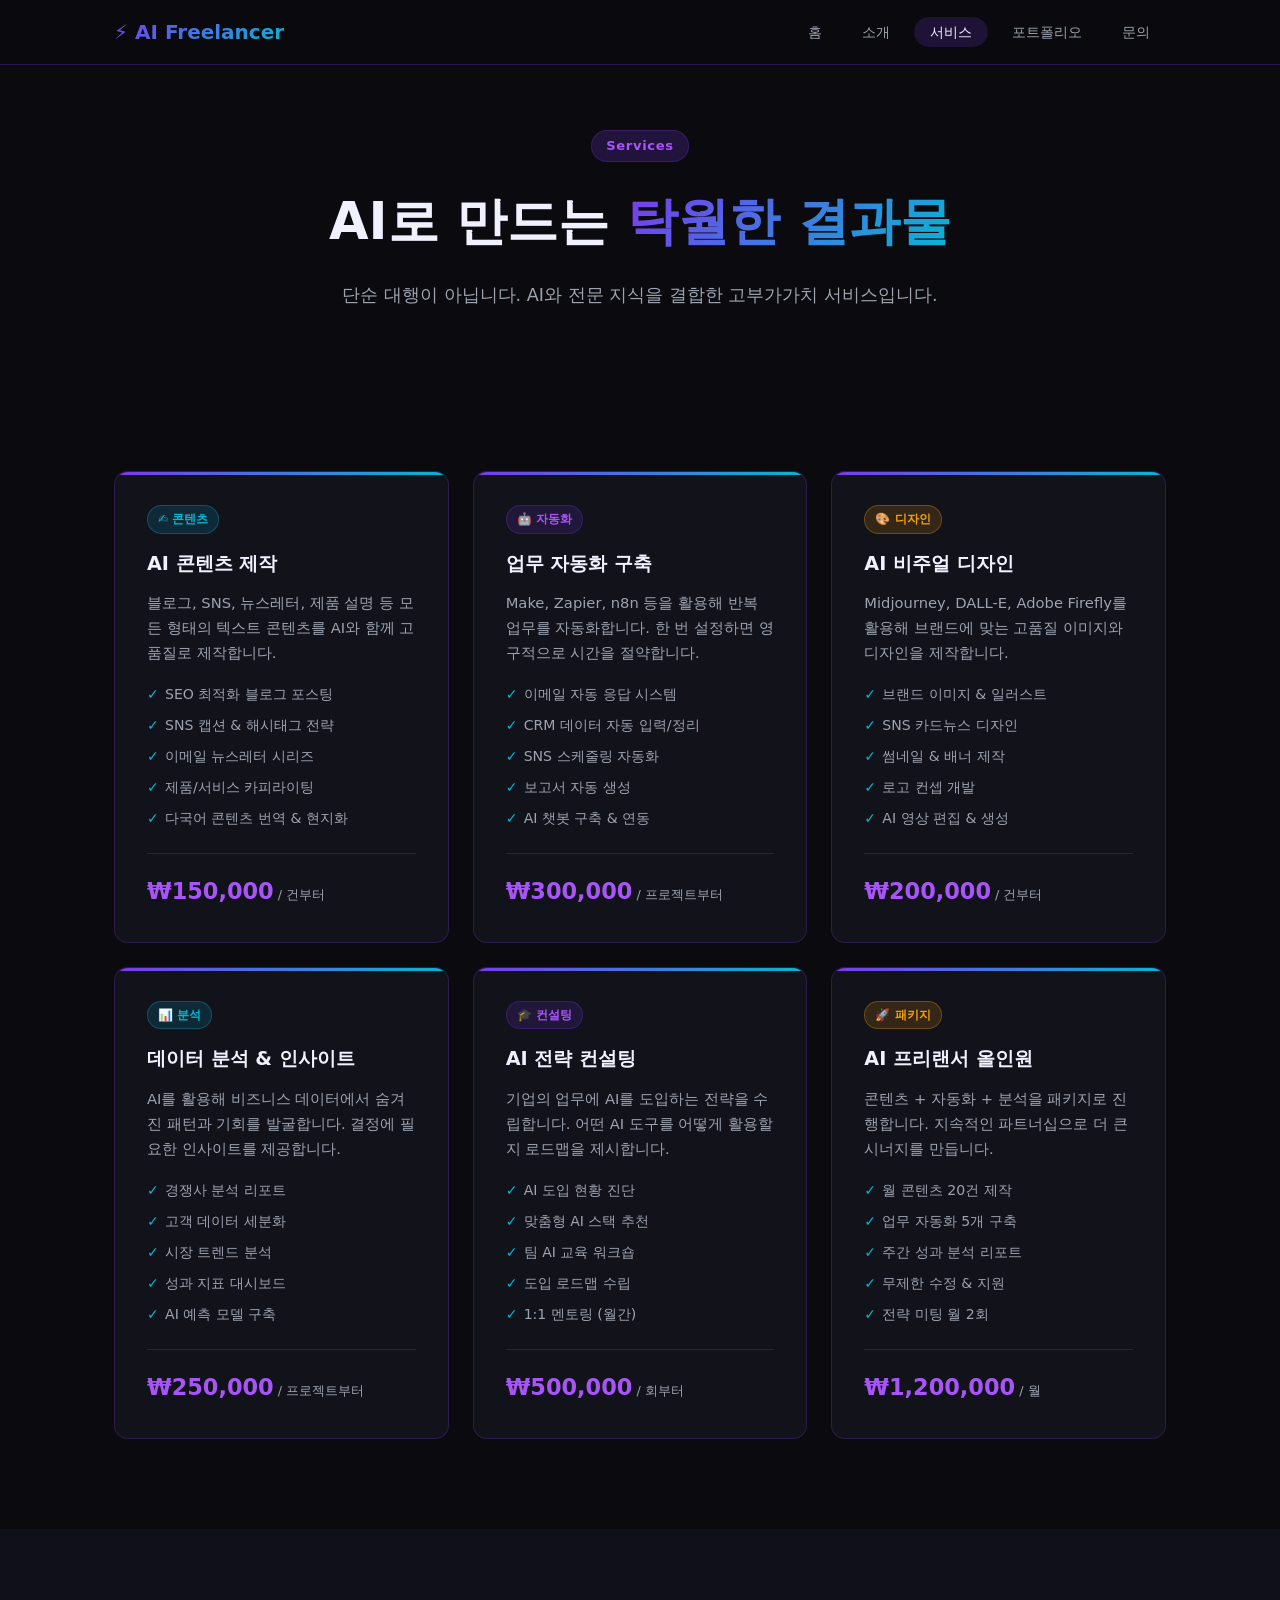
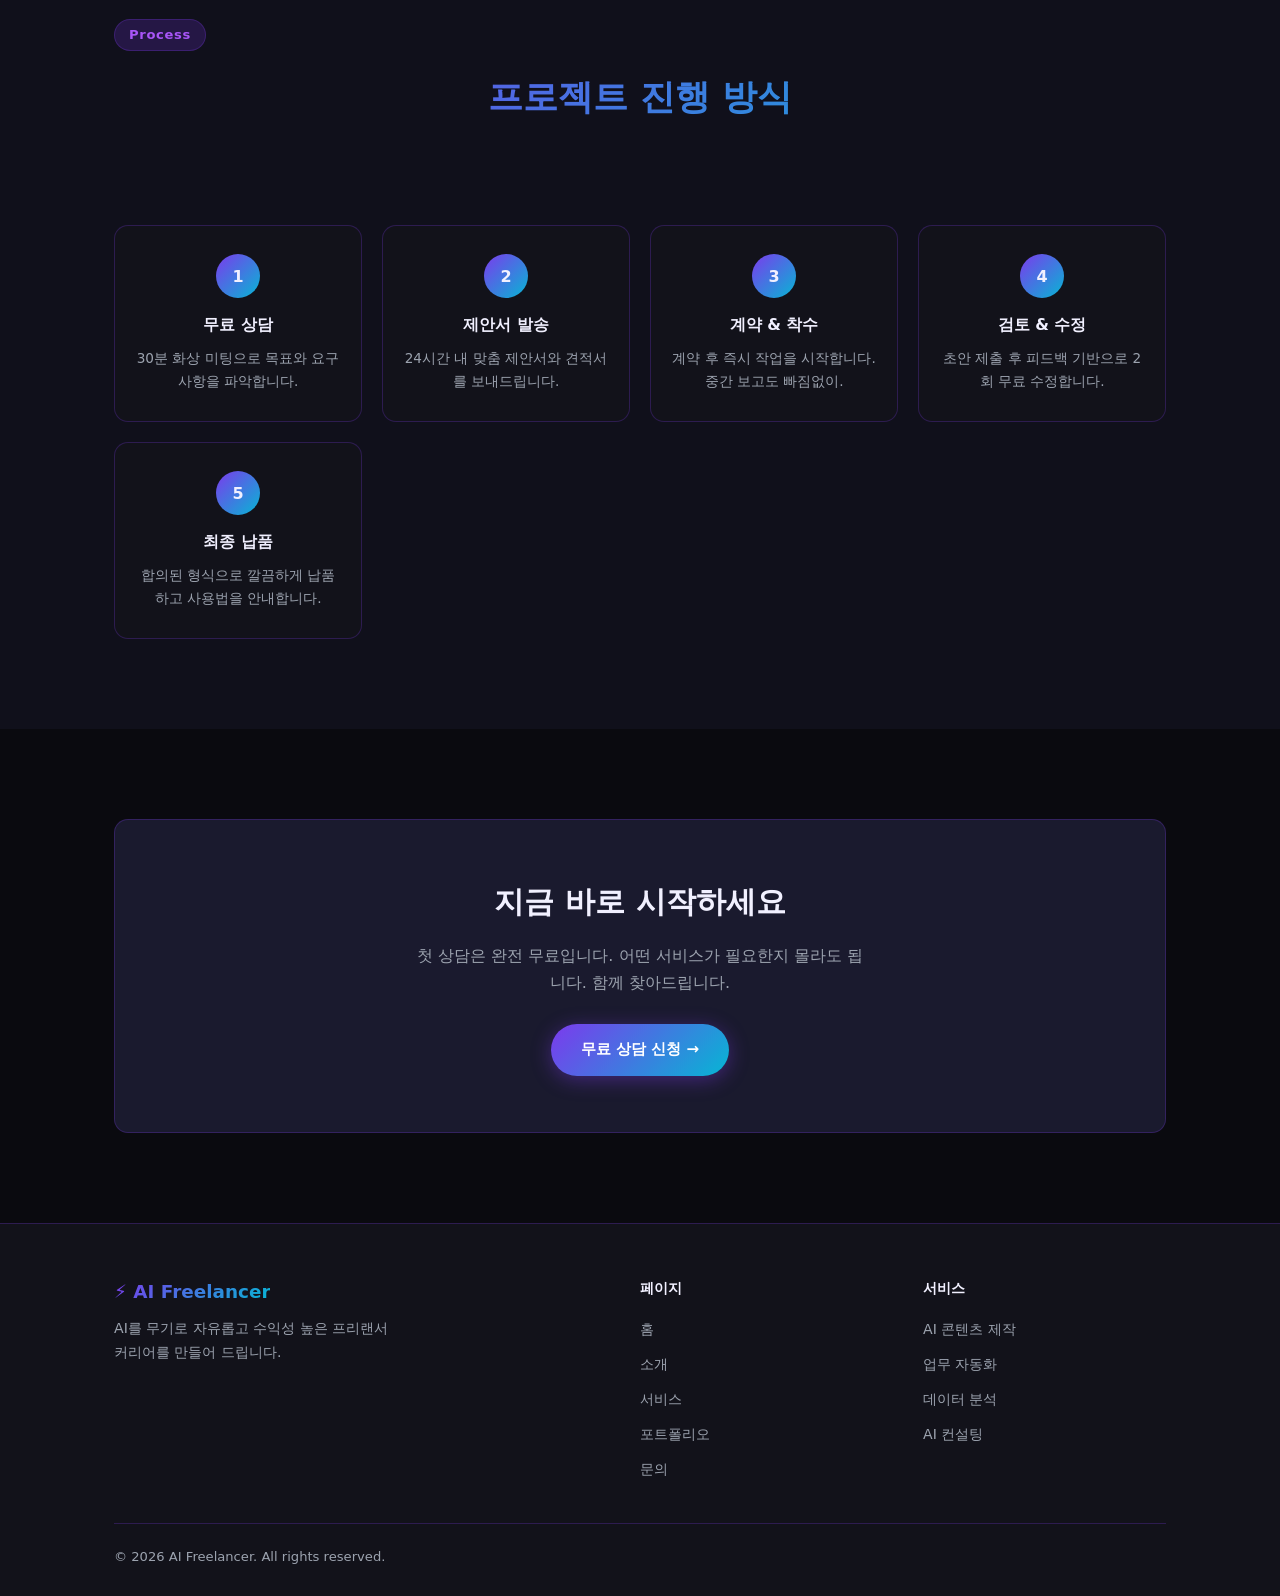
<file: ai-freelancer/services.html>
<!DOCTYPE html>
<html lang="ko">
<head>
  <meta charset="UTF-8">
  <meta name="viewport" content="width=device-width, initial-scale=1.0">
  <title>AI Freelancer — 서비스</title>
  <link rel="stylesheet" href="css/style.css">
</head>
<body>

<nav>
  <div class="nav-inner">
    <a href="index.html" class="nav-logo">⚡ AI Freelancer</a>
    <ul class="nav-links">
      <li><a href="index.html">홈</a></li>
      <li><a href="about.html">소개</a></li>
      <li><a href="services.html">서비스</a></li>
      <li><a href="portfolio.html">포트폴리오</a></li>
      <li><a href="contact.html">문의</a></li>
    </ul>
    <div class="hamburger"><span></span><span></span><span></span></div>
  </div>
</nav>

<!-- 히어로 -->
<section class="services-hero">
  <div class="container">
    <span class="badge fade-in">Services</span>
    <h1 class="fade-in">AI로 만드는 <span style="background:var(--gradient);-webkit-background-clip:text;-webkit-text-fill-color:transparent;background-clip:text;">탁월한 결과물</span></h1>
    <p class="fade-in">단순 대행이 아닙니다. AI와 전문 지식을 결합한 고부가가치 서비스입니다.</p>
  </div>
</section>

<!-- 서비스 카드 -->
<section class="section">
  <div class="container">
    <div class="services-grid">

      <div class="card service-card fade-in">
        <span class="service-tag tag-blue">✍️ 콘텐츠</span>
        <h3>AI 콘텐츠 제작</h3>
        <p>블로그, SNS, 뉴스레터, 제품 설명 등 모든 형태의 텍스트 콘텐츠를 AI와 함께 고품질로 제작합니다.</p>
        <ul class="service-features">
          <li>SEO 최적화 블로그 포스팅</li>
          <li>SNS 캡션 & 해시태그 전략</li>
          <li>이메일 뉴스레터 시리즈</li>
          <li>제품/서비스 카피라이팅</li>
          <li>다국어 콘텐츠 번역 & 현지화</li>
        </ul>
        <div class="service-price">
          <span>₩150,000</span><small> / 건부터</small>
        </div>
      </div>

      <div class="card service-card fade-in">
        <span class="service-tag tag-purple">🤖 자동화</span>
        <h3>업무 자동화 구축</h3>
        <p>Make, Zapier, n8n 등을 활용해 반복 업무를 자동화합니다. 한 번 설정하면 영구적으로 시간을 절약합니다.</p>
        <ul class="service-features">
          <li>이메일 자동 응답 시스템</li>
          <li>CRM 데이터 자동 입력/정리</li>
          <li>SNS 스케줄링 자동화</li>
          <li>보고서 자동 생성</li>
          <li>AI 챗봇 구축 & 연동</li>
        </ul>
        <div class="service-price">
          <span>₩300,000</span><small> / 프로젝트부터</small>
        </div>
      </div>

      <div class="card service-card fade-in">
        <span class="service-tag tag-amber">🎨 디자인</span>
        <h3>AI 비주얼 디자인</h3>
        <p>Midjourney, DALL-E, Adobe Firefly를 활용해 브랜드에 맞는 고품질 이미지와 디자인을 제작합니다.</p>
        <ul class="service-features">
          <li>브랜드 이미지 & 일러스트</li>
          <li>SNS 카드뉴스 디자인</li>
          <li>썸네일 & 배너 제작</li>
          <li>로고 컨셉 개발</li>
          <li>AI 영상 편집 & 생성</li>
        </ul>
        <div class="service-price">
          <span>₩200,000</span><small> / 건부터</small>
        </div>
      </div>

      <div class="card service-card fade-in">
        <span class="service-tag tag-blue">📊 분석</span>
        <h3>데이터 분석 & 인사이트</h3>
        <p>AI를 활용해 비즈니스 데이터에서 숨겨진 패턴과 기회를 발굴합니다. 결정에 필요한 인사이트를 제공합니다.</p>
        <ul class="service-features">
          <li>경쟁사 분석 리포트</li>
          <li>고객 데이터 세분화</li>
          <li>시장 트렌드 분석</li>
          <li>성과 지표 대시보드</li>
          <li>AI 예측 모델 구축</li>
        </ul>
        <div class="service-price">
          <span>₩250,000</span><small> / 프로젝트부터</small>
        </div>
      </div>

      <div class="card service-card fade-in">
        <span class="service-tag tag-purple">🎓 컨설팅</span>
        <h3>AI 전략 컨설팅</h3>
        <p>기업의 업무에 AI를 도입하는 전략을 수립합니다. 어떤 AI 도구를 어떻게 활용할지 로드맵을 제시합니다.</p>
        <ul class="service-features">
          <li>AI 도입 현황 진단</li>
          <li>맞춤형 AI 스택 추천</li>
          <li>팀 AI 교육 워크숍</li>
          <li>도입 로드맵 수립</li>
          <li>1:1 멘토링 (월간)</li>
        </ul>
        <div class="service-price">
          <span>₩500,000</span><small> / 회부터</small>
        </div>
      </div>

      <div class="card service-card fade-in">
        <span class="service-tag tag-amber">🚀 패키지</span>
        <h3>AI 프리랜서 올인원</h3>
        <p>콘텐츠 + 자동화 + 분석을 패키지로 진행합니다. 지속적인 파트너십으로 더 큰 시너지를 만듭니다.</p>
        <ul class="service-features">
          <li>월 콘텐츠 20건 제작</li>
          <li>업무 자동화 5개 구축</li>
          <li>주간 성과 분석 리포트</li>
          <li>무제한 수정 & 지원</li>
          <li>전략 미팅 월 2회</li>
        </ul>
        <div class="service-price">
          <span>₩1,200,000</span><small> / 월</small>
        </div>
      </div>

    </div>
  </div>
</section>

<!-- 진행 프로세스 -->
<section class="section" style="background: rgba(26,26,46,0.4);">
  <div class="container">
    <span class="badge fade-in">Process</span>
    <h2 class="section-title fade-in">프로젝트 진행 방식</h2>
    <p class="section-sub fade-in">명확한 프로세스로 결과를 예측할 수 있습니다.</p>
    <div class="process-steps">
      <div class="card step fade-in">
        <div class="step-num">1</div>
        <h3>무료 상담</h3>
        <p style="color:var(--text-muted); font-size:0.85rem;">30분 화상 미팅으로 목표와 요구사항을 파악합니다.</p>
      </div>
      <div class="card step fade-in">
        <div class="step-num">2</div>
        <h3>제안서 발송</h3>
        <p style="color:var(--text-muted); font-size:0.85rem;">24시간 내 맞춤 제안서와 견적서를 보내드립니다.</p>
      </div>
      <div class="card step fade-in">
        <div class="step-num">3</div>
        <h3>계약 & 착수</h3>
        <p style="color:var(--text-muted); font-size:0.85rem;">계약 후 즉시 작업을 시작합니다. 중간 보고도 빠짐없이.</p>
      </div>
      <div class="card step fade-in">
        <div class="step-num">4</div>
        <h3>검토 & 수정</h3>
        <p style="color:var(--text-muted); font-size:0.85rem;">초안 제출 후 피드백 기반으로 2회 무료 수정합니다.</p>
      </div>
      <div class="card step fade-in">
        <div class="step-num">5</div>
        <h3>최종 납품</h3>
        <p style="color:var(--text-muted); font-size:0.85rem;">합의된 형식으로 깔끔하게 납품하고 사용법을 안내합니다.</p>
      </div>
    </div>
  </div>
</section>

<!-- CTA -->
<section class="section">
  <div class="container">
    <div class="card fade-in" style="text-align:center; padding:56px 32px; background:var(--bg-card2);">
      <h2 style="font-size:1.9rem; font-weight:800; margin-bottom:14px;">지금 바로 시작하세요</h2>
      <p style="color:var(--text-muted); margin-bottom:28px; max-width:460px; margin-left:auto; margin-right:auto;">첫 상담은 완전 무료입니다. 어떤 서비스가 필요한지 몰라도 됩니다. 함께 찾아드립니다.</p>
      <a href="contact.html" class="btn btn-primary">무료 상담 신청 →</a>
    </div>
  </div>
</section>

<footer>
  <div class="container">
    <div class="footer-inner">
      <div class="footer-brand">
        <a href="index.html" class="nav-logo" style="font-size:1.15rem;">⚡ AI Freelancer</a>
        <p>AI를 무기로 자유롭고 수익성 높은 프리랜서 커리어를 만들어 드립니다.</p>
      </div>
      <div class="footer-col">
        <h4>페이지</h4>
        <ul>
          <li><a href="index.html">홈</a></li>
          <li><a href="about.html">소개</a></li>
          <li><a href="services.html">서비스</a></li>
          <li><a href="portfolio.html">포트폴리오</a></li>
          <li><a href="contact.html">문의</a></li>
        </ul>
      </div>
      <div class="footer-col">
        <h4>서비스</h4>
        <ul>
          <li><a href="services.html">AI 콘텐츠 제작</a></li>
          <li><a href="services.html">업무 자동화</a></li>
          <li><a href="services.html">데이터 분석</a></li>
          <li><a href="services.html">AI 컨설팅</a></li>
        </ul>
      </div>
    </div>
    <div class="footer-bottom">
      <p>© 2026 AI Freelancer. All rights reserved.</p>
    </div>
  </div>
</footer>

<script src="js/main.js"></script>
</body>
</html>
</file>
<file: ai-freelancer/css/style.css>
/* ===== 변수 & 기본 설정 ===== */
:root {
  --primary: #7c3aed;
  --primary-light: #a855f7;
  --secondary: #06b6d4;
  --accent: #f59e0b;
  --bg-dark: #0a0a0f;
  --bg-card: #12121a;
  --bg-card2: #1a1a2e;
  --text-main: #f1f0ff;
  --text-muted: #9ca3af;
  --border: rgba(124, 58, 237, 0.25);
  --gradient: linear-gradient(135deg, #7c3aed, #06b6d4);
  --gradient-soft: linear-gradient(135deg, rgba(124,58,237,0.15), rgba(6,182,212,0.15));
  --radius: 14px;
  --shadow: 0 8px 32px rgba(124, 58, 237, 0.18);
}

* { margin: 0; padding: 0; box-sizing: border-box; }

html { scroll-behavior: smooth; }

body {
  font-family: 'Segoe UI', system-ui, -apple-system, sans-serif;
  background: var(--bg-dark);
  color: var(--text-main);
  line-height: 1.7;
  min-height: 100vh;
}

/* ===== 공통 유틸 ===== */
.container { max-width: 1100px; margin: 0 auto; padding: 0 24px; }
.section { padding: 90px 0; }
.section-title {
  font-size: 2.2rem;
  font-weight: 800;
  text-align: center;
  margin-bottom: 14px;
  background: var(--gradient);
  -webkit-background-clip: text;
  -webkit-text-fill-color: transparent;
  background-clip: text;
}
.section-sub {
  text-align: center;
  color: var(--text-muted);
  font-size: 1.05rem;
  margin-bottom: 56px;
}
.badge {
  display: inline-block;
  padding: 4px 14px;
  border-radius: 999px;
  background: rgba(124,58,237,0.2);
  color: var(--primary-light);
  font-size: 0.82rem;
  font-weight: 600;
  letter-spacing: 0.05em;
  border: 1px solid var(--border);
  margin-bottom: 16px;
}
.btn {
  display: inline-block;
  padding: 13px 30px;
  border-radius: 999px;
  font-size: 0.95rem;
  font-weight: 700;
  cursor: pointer;
  text-decoration: none;
  transition: all 0.25s;
  border: none;
}
.btn-primary {
  background: var(--gradient);
  color: #fff;
  box-shadow: 0 4px 20px rgba(124,58,237,0.4);
}
.btn-primary:hover { transform: translateY(-2px); box-shadow: 0 8px 28px rgba(124,58,237,0.55); }
.btn-outline {
  background: transparent;
  color: var(--primary-light);
  border: 2px solid var(--primary);
}
.btn-outline:hover { background: rgba(124,58,237,0.15); transform: translateY(-2px); }
.card {
  background: var(--bg-card);
  border: 1px solid var(--border);
  border-radius: var(--radius);
  padding: 32px;
  transition: transform 0.25s, box-shadow 0.25s;
}
.card:hover { transform: translateY(-5px); box-shadow: var(--shadow); }

/* ===== 네비게이션 ===== */
nav {
  position: fixed;
  top: 0; left: 0; right: 0;
  z-index: 1000;
  background: rgba(10, 10, 15, 0.85);
  backdrop-filter: blur(16px);
  border-bottom: 1px solid var(--border);
}
.nav-inner {
  display: flex;
  align-items: center;
  justify-content: space-between;
  height: 64px;
  max-width: 1100px;
  margin: 0 auto;
  padding: 0 24px;
}
.nav-logo {
  font-size: 1.25rem;
  font-weight: 800;
  text-decoration: none;
  background: var(--gradient);
  -webkit-background-clip: text;
  -webkit-text-fill-color: transparent;
  background-clip: text;
}
.nav-links { display: flex; gap: 8px; list-style: none; }
.nav-links a {
  color: var(--text-muted);
  text-decoration: none;
  font-size: 0.9rem;
  font-weight: 500;
  padding: 7px 16px;
  border-radius: 999px;
  transition: all 0.2s;
}
.nav-links a:hover, .nav-links a.active {
  color: var(--text-main);
  background: rgba(124,58,237,0.18);
}
.hamburger {
  display: none;
  flex-direction: column;
  gap: 5px;
  cursor: pointer;
  padding: 4px;
}
.hamburger span {
  width: 24px; height: 2px;
  background: var(--text-main);
  border-radius: 2px;
  transition: all 0.3s;
}

/* ===== 모바일 메뉴 ===== */
@media (max-width: 700px) {
  .hamburger { display: flex; }
  .nav-links {
    display: none;
    position: absolute;
    top: 64px; left: 0; right: 0;
    background: rgba(10,10,15,0.97);
    flex-direction: column;
    padding: 16px 24px 24px;
    border-bottom: 1px solid var(--border);
    gap: 4px;
  }
  .nav-links.open { display: flex; }
  .section-title { font-size: 1.7rem; }
}

/* ===== 홈: 히어로 ===== */
.hero {
  min-height: 100vh;
  display: flex;
  align-items: center;
  justify-content: center;
  text-align: center;
  padding: 100px 24px 60px;
  position: relative;
  overflow: hidden;
}
.hero::before {
  content: '';
  position: absolute;
  inset: 0;
  background:
    radial-gradient(ellipse 60% 50% at 50% 20%, rgba(124,58,237,0.18) 0%, transparent 70%),
    radial-gradient(ellipse 40% 40% at 80% 70%, rgba(6,182,212,0.12) 0%, transparent 60%);
}
.hero-content { position: relative; max-width: 780px; }
.hero-content h1 {
  font-size: clamp(2.4rem, 6vw, 4rem);
  font-weight: 900;
  line-height: 1.15;
  margin-bottom: 22px;
  letter-spacing: -0.02em;
}
.hero-content h1 span {
  background: var(--gradient);
  -webkit-background-clip: text;
  -webkit-text-fill-color: transparent;
  background-clip: text;
}
.hero-content p {
  font-size: 1.15rem;
  color: var(--text-muted);
  margin-bottom: 38px;
  max-width: 560px;
  margin-left: auto;
  margin-right: auto;
}
.hero-btns { display: flex; gap: 14px; justify-content: center; flex-wrap: wrap; }
.hero-stats {
  display: flex;
  gap: 40px;
  justify-content: center;
  margin-top: 64px;
  flex-wrap: wrap;
}
.stat-item { text-align: center; }
.stat-num {
  font-size: 2rem;
  font-weight: 800;
  background: var(--gradient);
  -webkit-background-clip: text;
  -webkit-text-fill-color: transparent;
  background-clip: text;
}
.stat-label { font-size: 0.85rem; color: var(--text-muted); margin-top: 2px; }

/* ===== 홈: 특징 카드 ===== */
.features-grid { display: grid; grid-template-columns: repeat(auto-fit, minmax(280px, 1fr)); gap: 22px; }
.feature-icon {
  width: 52px; height: 52px;
  border-radius: 14px;
  background: var(--gradient-soft);
  border: 1px solid var(--border);
  display: flex; align-items: center; justify-content: center;
  font-size: 1.5rem;
  margin-bottom: 18px;
}
.feature-card h3 { font-size: 1.1rem; font-weight: 700; margin-bottom: 10px; }
.feature-card p { color: var(--text-muted); font-size: 0.92rem; }

/* ===== About ===== */
.about-hero { padding: 130px 0 70px; text-align: center; }
.about-hero h1 {
  font-size: clamp(2rem, 5vw, 3.2rem);
  font-weight: 900;
  margin-bottom: 16px;
}
.about-hero p { color: var(--text-muted); font-size: 1.1rem; max-width: 600px; margin: 0 auto; }

.about-story { display: grid; grid-template-columns: 1fr 1fr; gap: 48px; align-items: center; }
.about-story-text h2 { font-size: 1.7rem; font-weight: 800; margin-bottom: 16px; }
.about-story-text p { color: var(--text-muted); font-size: 0.98rem; margin-bottom: 14px; }
.about-visual {
  background: var(--bg-card2);
  border: 1px solid var(--border);
  border-radius: var(--radius);
  padding: 36px;
  display: flex;
  flex-direction: column;
  gap: 18px;
}
.skill-row { display: flex; flex-direction: column; gap: 7px; }
.skill-row-label { display: flex; justify-content: space-between; font-size: 0.88rem; font-weight: 600; }
.skill-bar-bg { height: 8px; background: rgba(255,255,255,0.06); border-radius: 999px; overflow: hidden; }
.skill-bar {
  height: 100%;
  border-radius: 999px;
  background: var(--gradient);
  width: 0;
  transition: width 1.2s cubic-bezier(0.4,0,0.2,1);
}

.values-grid { display: grid; grid-template-columns: repeat(auto-fit, minmax(220px, 1fr)); gap: 20px; }
.value-card { text-align: center; }
.value-card .icon { font-size: 2rem; margin-bottom: 12px; }
.value-card h3 { font-size: 1rem; font-weight: 700; margin-bottom: 8px; }
.value-card p { color: var(--text-muted); font-size: 0.88rem; }

@media (max-width: 700px) {
  .about-story { grid-template-columns: 1fr; }
}

/* ===== Services ===== */
.services-hero { padding: 130px 0 70px; text-align: center; }
.services-hero h1 { font-size: clamp(2rem, 5vw, 3.2rem); font-weight: 900; margin-bottom: 16px; }
.services-hero p { color: var(--text-muted); font-size: 1.1rem; max-width: 600px; margin: 0 auto; }

.services-grid { display: grid; grid-template-columns: repeat(auto-fit, minmax(320px, 1fr)); gap: 24px; }
.service-card { position: relative; overflow: hidden; }
.service-card::before {
  content: '';
  position: absolute;
  top: 0; left: 0; right: 0;
  height: 3px;
  background: var(--gradient);
}
.service-tag {
  display: inline-block;
  padding: 3px 10px;
  border-radius: 999px;
  font-size: 0.75rem;
  font-weight: 600;
  margin-bottom: 14px;
}
.tag-blue { background: rgba(6,182,212,0.15); color: var(--secondary); border: 1px solid rgba(6,182,212,0.3); }
.tag-purple { background: rgba(124,58,237,0.15); color: var(--primary-light); border: 1px solid var(--border); }
.tag-amber { background: rgba(245,158,11,0.15); color: var(--accent); border: 1px solid rgba(245,158,11,0.3); }
.service-card h3 { font-size: 1.2rem; font-weight: 800; margin-bottom: 10px; }
.service-card p { color: var(--text-muted); font-size: 0.92rem; margin-bottom: 18px; }
.service-features { list-style: none; display: flex; flex-direction: column; gap: 7px; }
.service-features li { font-size: 0.88rem; color: var(--text-muted); padding-left: 18px; position: relative; }
.service-features li::before { content: '✓'; position: absolute; left: 0; color: var(--secondary); font-weight: 700; }
.service-price { margin-top: 22px; padding-top: 18px; border-top: 1px solid var(--border); }
.service-price span { font-size: 1.4rem; font-weight: 800; color: var(--primary-light); }
.service-price small { font-size: 0.8rem; color: var(--text-muted); }

.process-steps { display: grid; grid-template-columns: repeat(auto-fit, minmax(200px, 1fr)); gap: 20px; }
.step { text-align: center; padding: 28px 20px; }
.step-num {
  width: 44px; height: 44px;
  border-radius: 50%;
  background: var(--gradient);
  display: flex; align-items: center; justify-content: center;
  font-size: 1rem;
  font-weight: 800;
  margin: 0 auto 14px;
}
.step h3 { font-size: 0.98rem; font-weight: 700; margin-bottom: 8px; }
.step p { color: var(--text-muted); font-size: 0.85rem; }

/* ===== Portfolio ===== */
.portfolio-hero { padding: 130px 0 70px; text-align: center; }
.portfolio-hero h1 { font-size: clamp(2rem, 5vw, 3.2rem); font-weight: 900; margin-bottom: 16px; }
.portfolio-hero p { color: var(--text-muted); font-size: 1.1rem; max-width: 600px; margin: 0 auto; }

.filter-tabs { display: flex; gap: 8px; justify-content: center; flex-wrap: wrap; margin-bottom: 40px; }
.filter-btn {
  padding: 8px 20px;
  border-radius: 999px;
  border: 1px solid var(--border);
  background: transparent;
  color: var(--text-muted);
  font-size: 0.88rem;
  font-weight: 600;
  cursor: pointer;
  transition: all 0.2s;
}
.filter-btn:hover, .filter-btn.active {
  background: rgba(124,58,237,0.18);
  color: var(--text-main);
  border-color: var(--primary);
}
.portfolio-grid { display: grid; grid-template-columns: repeat(auto-fill, minmax(320px, 1fr)); gap: 24px; }
.portfolio-item { border-radius: var(--radius); overflow: hidden; background: var(--bg-card); border: 1px solid var(--border); transition: transform 0.25s, box-shadow 0.25s; }
.portfolio-item:hover { transform: translateY(-5px); box-shadow: var(--shadow); }
.portfolio-thumb {
  height: 180px;
  display: flex;
  align-items: center;
  justify-content: center;
  font-size: 3rem;
  position: relative;
  overflow: hidden;
}
.thumb-bg-1 { background: linear-gradient(135deg, #1a0a3e, #0a2040); }
.thumb-bg-2 { background: linear-gradient(135deg, #0a1a30, #0a2a20); }
.thumb-bg-3 { background: linear-gradient(135deg, #2a0a1e, #1a0a30); }
.thumb-bg-4 { background: linear-gradient(135deg, #0a2030, #1a1a0a); }
.thumb-bg-5 { background: linear-gradient(135deg, #1e0a3e, #0a1a40); }
.thumb-bg-6 { background: linear-gradient(135deg, #2a1a0a, #0a2a30); }
.portfolio-info { padding: 22px; }
.portfolio-info h3 { font-size: 1.05rem; font-weight: 700; margin-bottom: 8px; }
.portfolio-info p { color: var(--text-muted); font-size: 0.88rem; margin-bottom: 14px; }
.portfolio-tags { display: flex; gap: 6px; flex-wrap: wrap; }
.ptag { padding: 3px 9px; border-radius: 999px; font-size: 0.75rem; font-weight: 600; background: rgba(124,58,237,0.15); color: var(--primary-light); border: 1px solid var(--border); }

.testimonials-grid { display: grid; grid-template-columns: repeat(auto-fit, minmax(280px, 1fr)); gap: 22px; }
.testimonial { padding: 28px; }
.testimonial-text { font-size: 0.95rem; color: var(--text-muted); font-style: italic; margin-bottom: 20px; line-height: 1.8; }
.testimonial-text::before { content: '"'; font-size: 2rem; color: var(--primary-light); line-height: 0; vertical-align: -0.5rem; margin-right: 4px; }
.testimonial-author { display: flex; align-items: center; gap: 12px; }
.avatar {
  width: 42px; height: 42px;
  border-radius: 50%;
  background: var(--gradient);
  display: flex; align-items: center; justify-content: center;
  font-size: 1rem;
  font-weight: 700;
}
.author-name { font-size: 0.9rem; font-weight: 700; }
.author-title { font-size: 0.8rem; color: var(--text-muted); }

/* ===== Contact ===== */
.contact-hero { padding: 130px 0 70px; text-align: center; }
.contact-hero h1 { font-size: clamp(2rem, 5vw, 3.2rem); font-weight: 900; margin-bottom: 16px; }
.contact-hero p { color: var(--text-muted); font-size: 1.1rem; max-width: 600px; margin: 0 auto; }

.contact-layout { display: grid; grid-template-columns: 1fr 1.6fr; gap: 48px; }
.contact-info { display: flex; flex-direction: column; gap: 20px; }
.info-card { display: flex; gap: 16px; align-items: flex-start; }
.info-icon {
  width: 46px; height: 46px;
  border-radius: 12px;
  background: var(--gradient-soft);
  border: 1px solid var(--border);
  display: flex; align-items: center; justify-content: center;
  font-size: 1.2rem;
  flex-shrink: 0;
}
.info-card h4 { font-size: 0.9rem; font-weight: 700; margin-bottom: 4px; }
.info-card p { color: var(--text-muted); font-size: 0.87rem; }
.social-links { display: flex; gap: 10px; margin-top: 8px; }
.social-link {
  width: 38px; height: 38px;
  border-radius: 10px;
  background: var(--bg-card2);
  border: 1px solid var(--border);
  display: flex; align-items: center; justify-content: center;
  font-size: 1rem;
  text-decoration: none;
  transition: all 0.2s;
}
.social-link:hover { background: rgba(124,58,237,0.2); border-color: var(--primary); transform: translateY(-2px); }

.contact-form { background: var(--bg-card); border: 1px solid var(--border); border-radius: var(--radius); padding: 36px; }
.form-row { display: grid; grid-template-columns: 1fr 1fr; gap: 18px; }
.form-group { display: flex; flex-direction: column; gap: 7px; margin-bottom: 18px; }
.form-group label { font-size: 0.88rem; font-weight: 600; color: var(--text-muted); }
.form-group input, .form-group select, .form-group textarea {
  background: var(--bg-dark);
  border: 1px solid var(--border);
  border-radius: 10px;
  padding: 12px 16px;
  color: var(--text-main);
  font-size: 0.92rem;
  font-family: inherit;
  transition: border-color 0.2s;
  outline: none;
  width: 100%;
}
.form-group input:focus, .form-group select:focus, .form-group textarea:focus {
  border-color: var(--primary);
  box-shadow: 0 0 0 3px rgba(124,58,237,0.12);
}
.form-group textarea { resize: vertical; min-height: 120px; }
.form-group select option { background: var(--bg-dark); }
.form-submit { width: 100%; padding: 14px; border-radius: 999px; font-size: 1rem; font-weight: 700; cursor: pointer; background: var(--gradient); color: #fff; border: none; transition: all 0.25s; box-shadow: 0 4px 20px rgba(124,58,237,0.35); }
.form-submit:hover { transform: translateY(-2px); box-shadow: 0 8px 28px rgba(124,58,237,0.5); }

.success-msg {
  display: none;
  text-align: center;
  padding: 24px;
  background: rgba(6,182,212,0.1);
  border: 1px solid rgba(6,182,212,0.3);
  border-radius: var(--radius);
  margin-top: 16px;
  color: var(--secondary);
  font-weight: 600;
}

.faq-list { max-width: 720px; margin: 0 auto; display: flex; flex-direction: column; gap: 12px; }
.faq-item { background: var(--bg-card); border: 1px solid var(--border); border-radius: var(--radius); overflow: hidden; }
.faq-q {
  width: 100%;
  text-align: left;
  padding: 18px 22px;
  background: none;
  border: none;
  color: var(--text-main);
  font-size: 0.98rem;
  font-weight: 700;
  cursor: pointer;
  display: flex;
  justify-content: space-between;
  align-items: center;
  font-family: inherit;
}
.faq-q .arrow { transition: transform 0.3s; font-size: 0.85rem; }
.faq-q.open .arrow { transform: rotate(180deg); }
.faq-a { max-height: 0; overflow: hidden; transition: max-height 0.35s ease, padding 0.25s; padding: 0 22px; color: var(--text-muted); font-size: 0.92rem; }
.faq-a.open { max-height: 200px; padding: 0 22px 18px; }

@media (max-width: 700px) {
  .contact-layout { grid-template-columns: 1fr; }
  .form-row { grid-template-columns: 1fr; }
}

/* ===== 푸터 ===== */
footer {
  background: var(--bg-card);
  border-top: 1px solid var(--border);
  padding: 52px 0 28px;
}
.footer-inner { display: grid; grid-template-columns: 2fr 1fr 1fr; gap: 40px; margin-bottom: 40px; }
.footer-brand p { color: var(--text-muted); font-size: 0.88rem; margin-top: 10px; max-width: 280px; }
.footer-col h4 { font-size: 0.9rem; font-weight: 700; margin-bottom: 14px; }
.footer-col ul { list-style: none; display: flex; flex-direction: column; gap: 8px; }
.footer-col a { color: var(--text-muted); text-decoration: none; font-size: 0.88rem; transition: color 0.2s; }
.footer-col a:hover { color: var(--primary-light); }
.footer-bottom { border-top: 1px solid var(--border); padding-top: 22px; display: flex; justify-content: space-between; align-items: center; flex-wrap: wrap; gap: 10px; }
.footer-bottom p { color: var(--text-muted); font-size: 0.82rem; }

@media (max-width: 700px) {
  .footer-inner { grid-template-columns: 1fr; gap: 28px; }
  .section { padding: 60px 0; }
}

/* ===== 스크롤 애니메이션 ===== */
.fade-in { opacity: 0; transform: translateY(28px); transition: opacity 0.65s ease, transform 0.65s ease; }
.fade-in.visible { opacity: 1; transform: none; }
</file>
